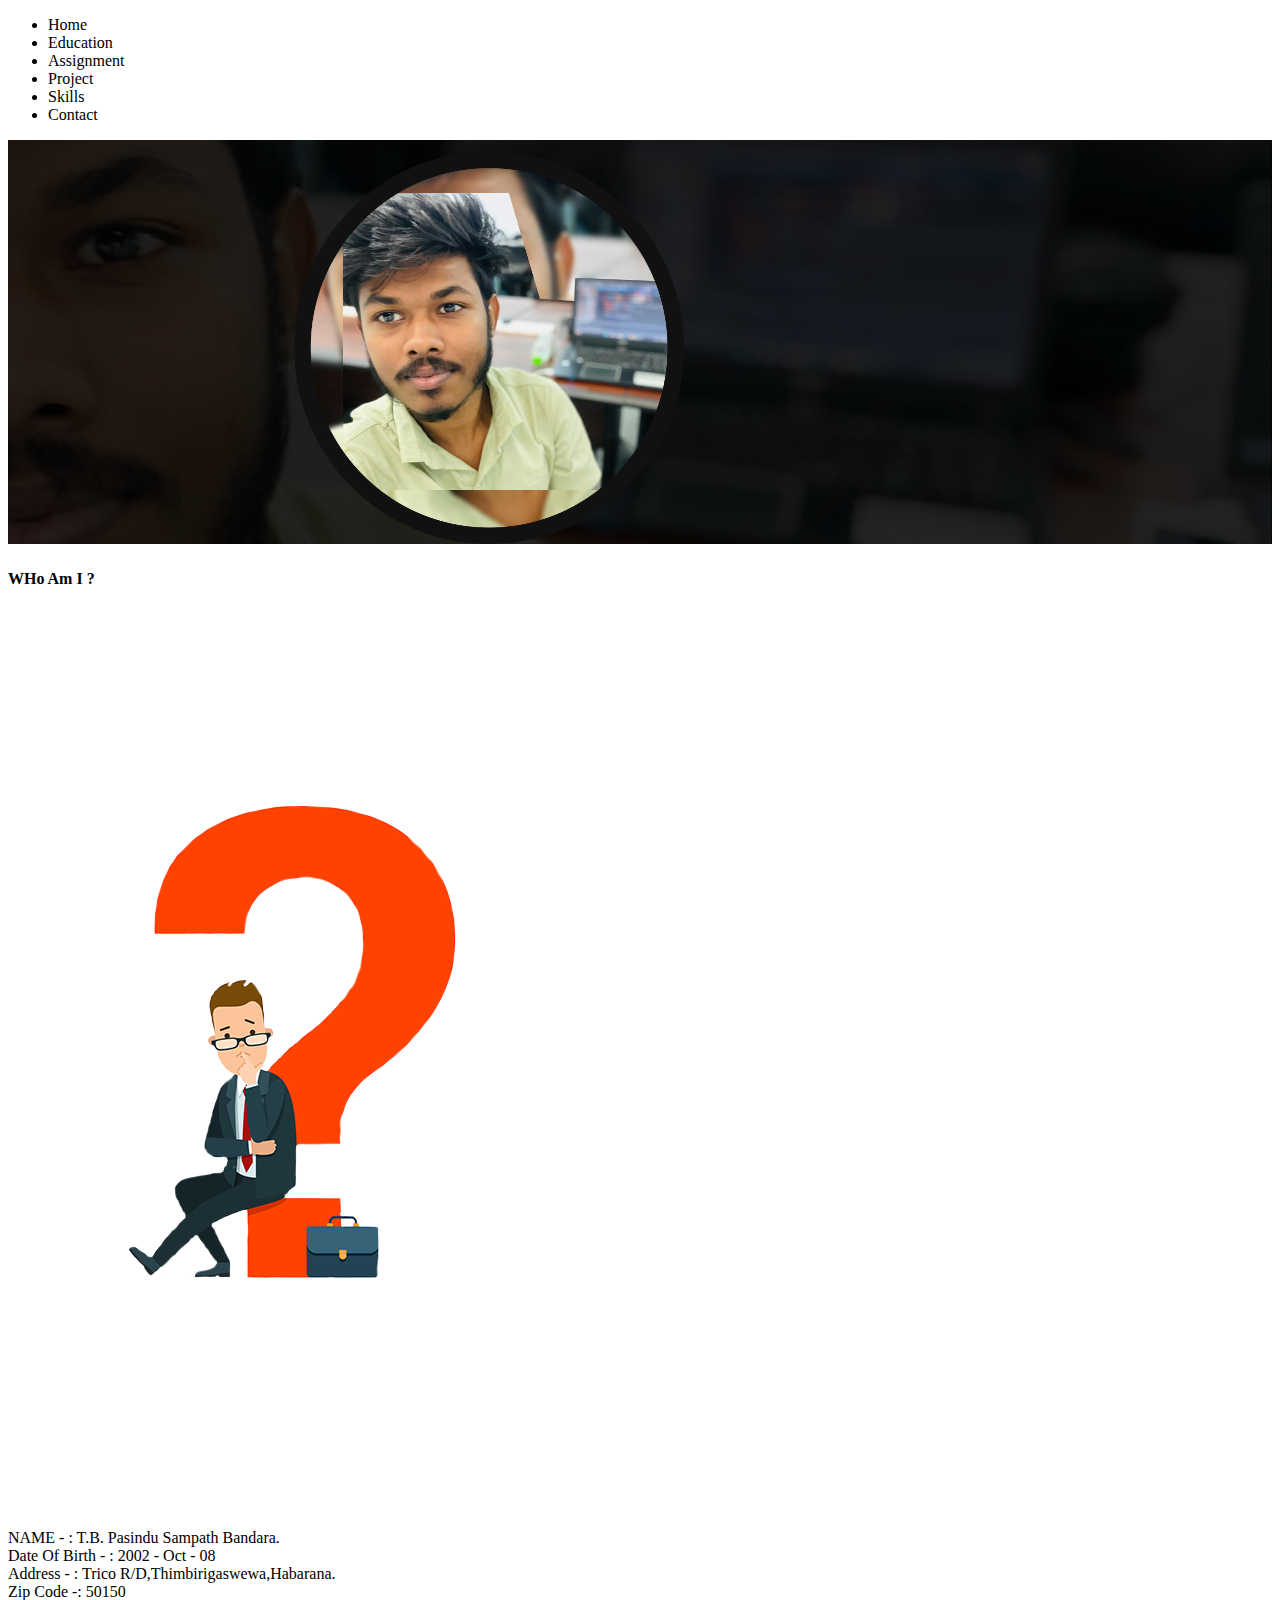
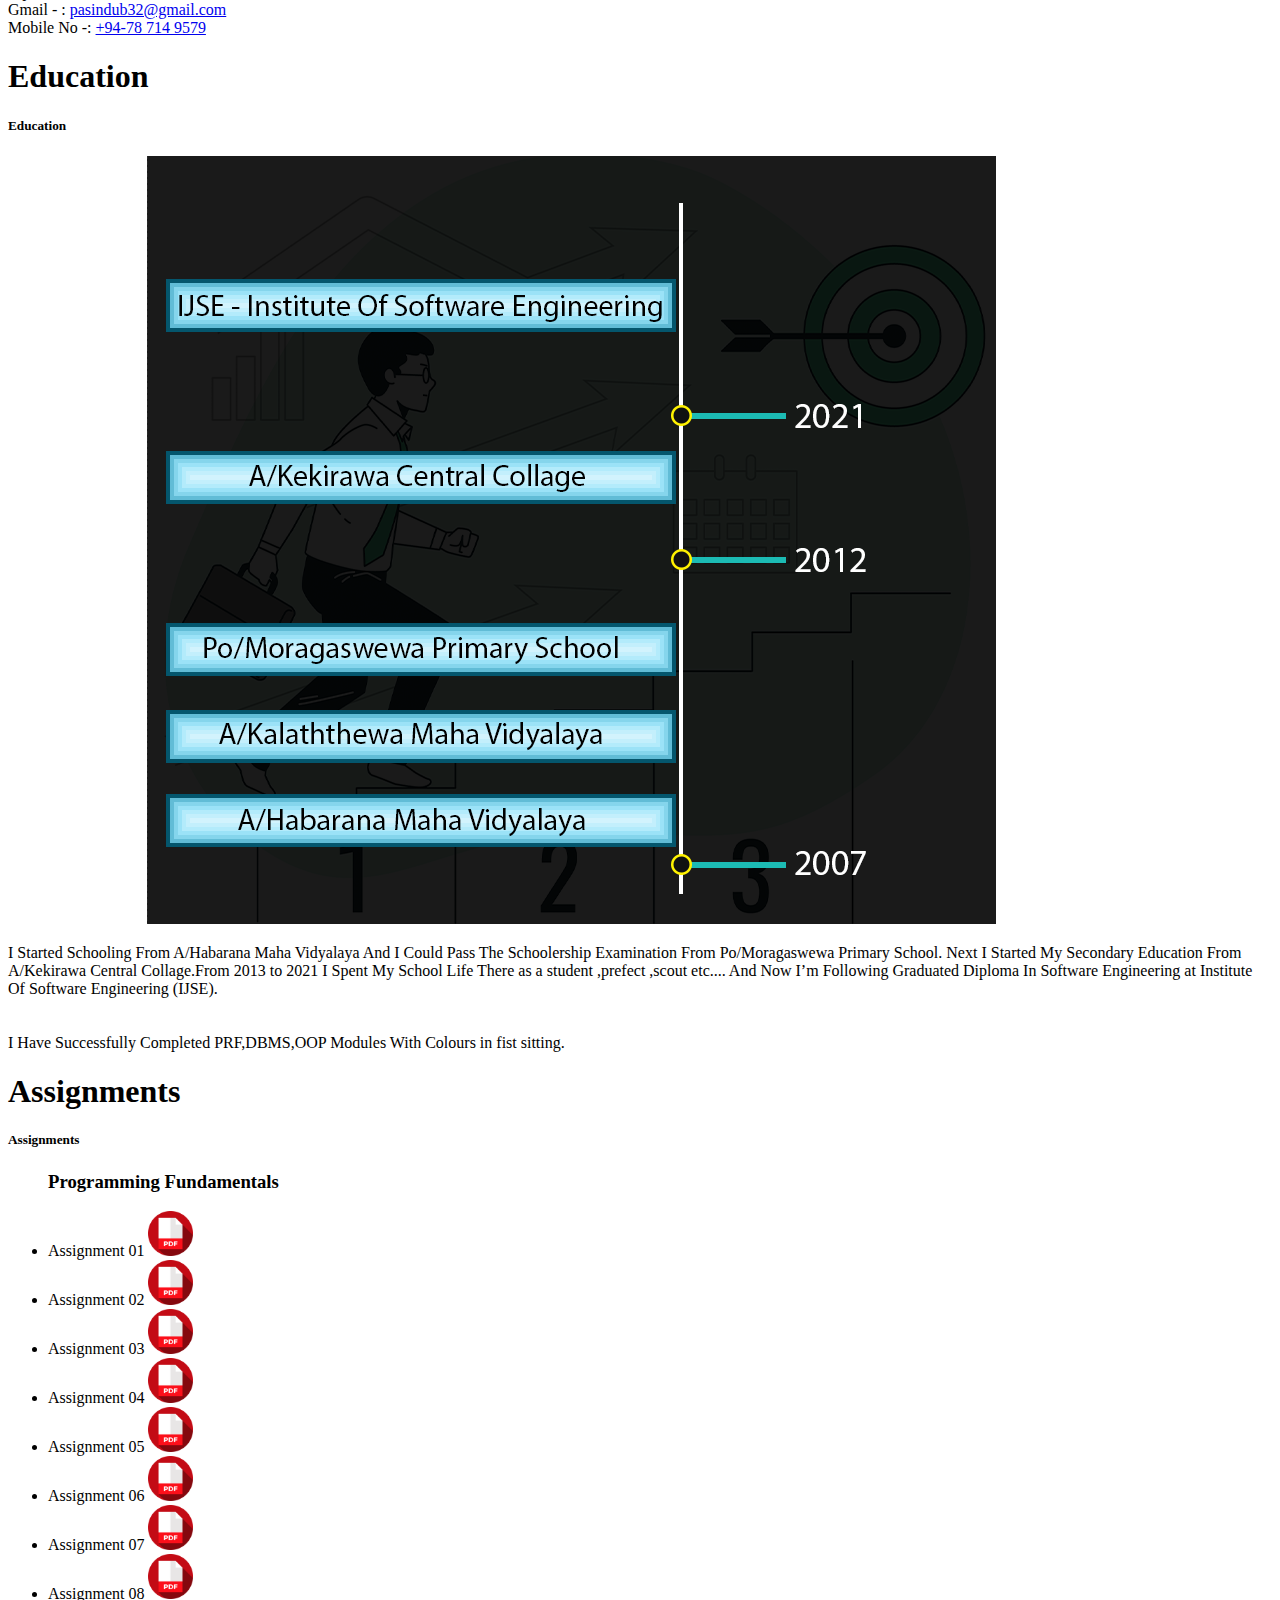
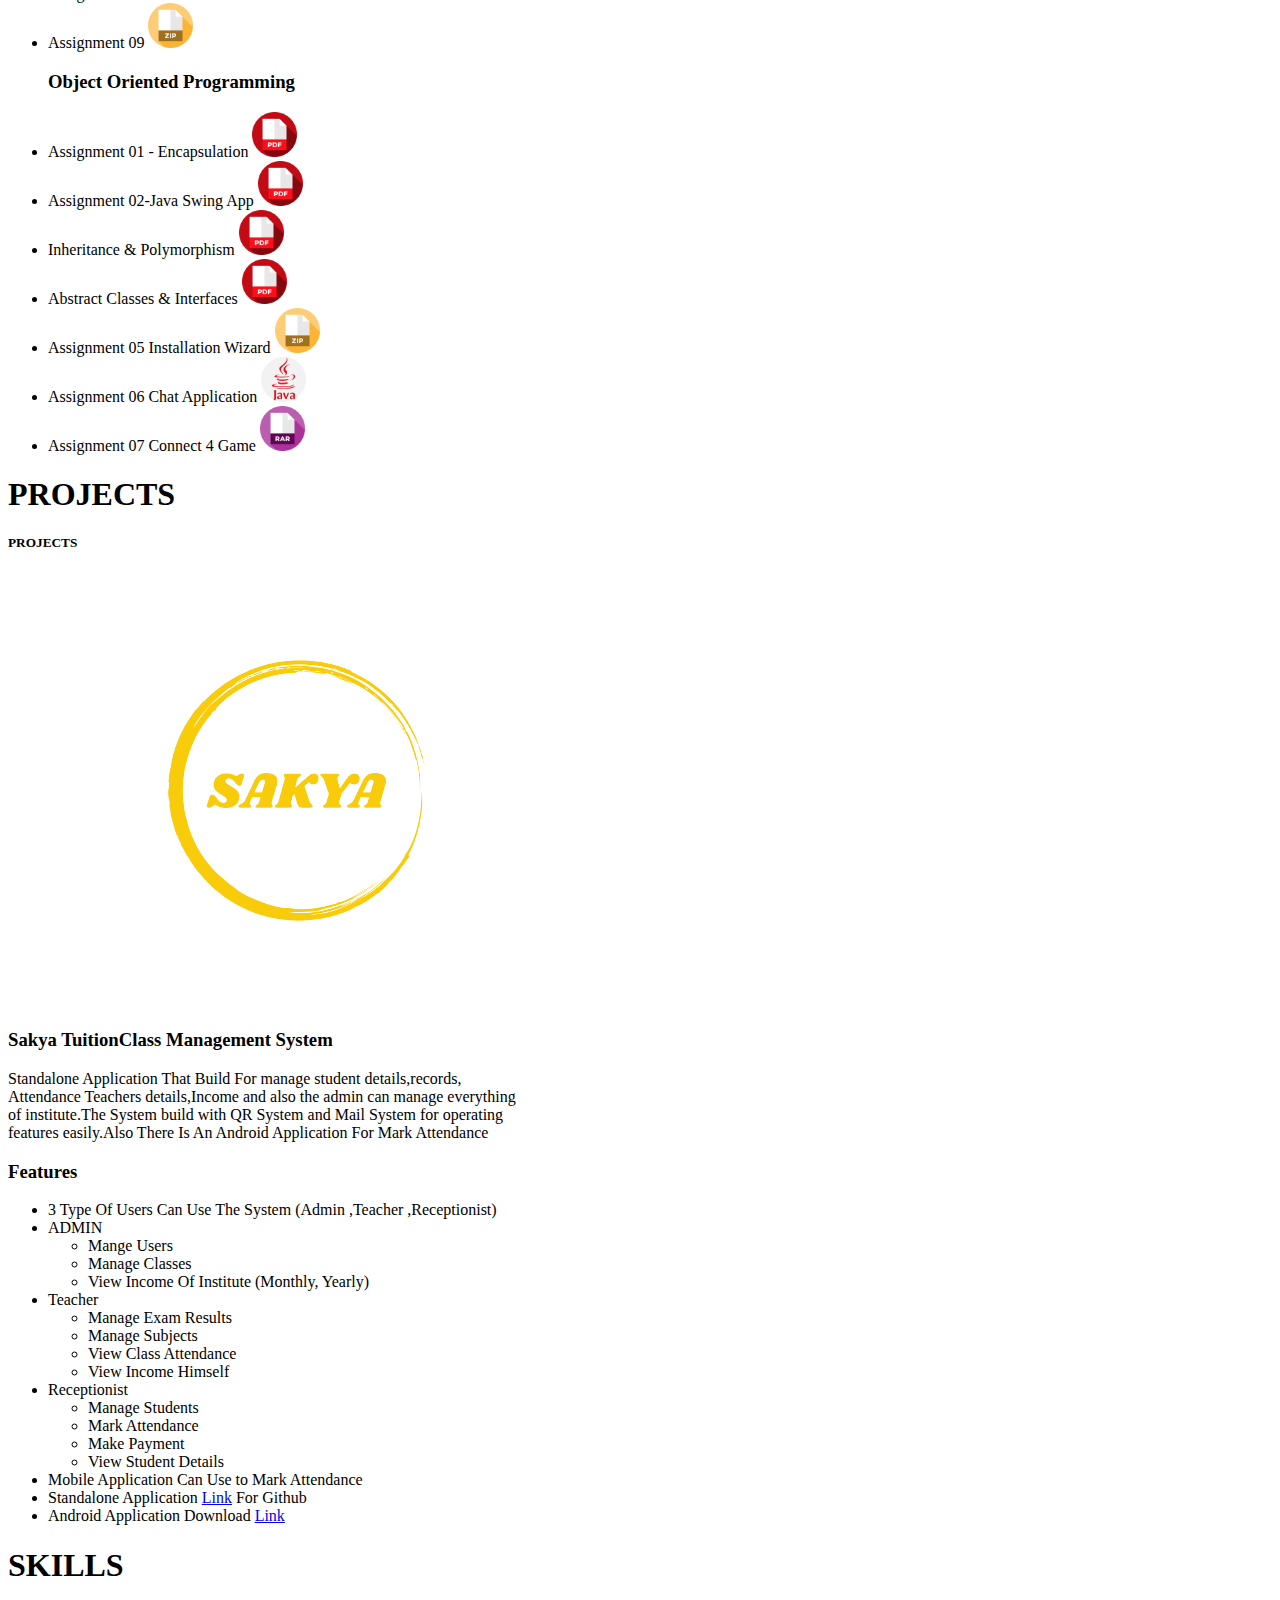
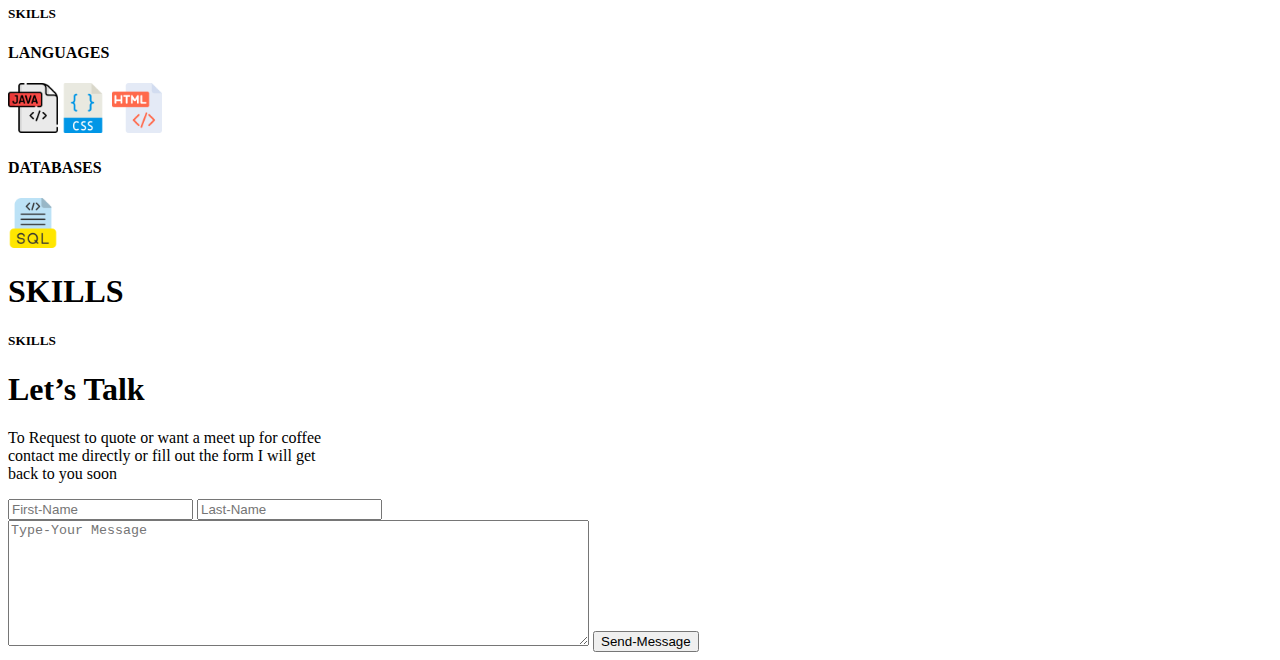
<file: assert/assignments/assignment-1/index.html>
<!DOCTYPE html>
<html lang="en">
<head>
    <meta charset="UTF-8">
    <meta name="theme-color" content="black">
    <meta name="view-port" content="width=device-width initial-scale=1 maximum-scale=1.0">
    <meta property="og:image" content="image/jpeg">
    <meta property="og:description" content="Hello I'm Pasindu Sampath">
    <meta property="og:title" content="Pasindu Sampath's Personal Website">
    <title>Title</title>
</head>
<body>
<header>
    <nav>
        <ul>
            <li>Home</li>
            <li>Education</li>
            <li>Assignment</li>
            <li>Project</li>
            <li>Skills</li>
            <li>Contact</li>
        </ul>
    </nav>
</header>
<main>
    <section id="homepage-section">
        <img src="assert/img/Banner.png" alt="Banner.png" width="100%">
        <h4>WHo Am I ?</h4>
        <img src="assert/img/Confused.png" alt="Confused.png">
        <p>NAME - : T.B. Pasindu Sampath Bandara.<br>
            Date Of Birth - : 2002 - Oct - 08<br>
            Address - : Trico R/D,Thimbirigaswewa,Habarana.<br>
            Zip Code -: 50150<br>
            Gmail - : <a href="mailto:pasindub32@gmail.com">pasindub32@gmail.com</a><br>
            Mobile No -: <a href="tel:+94787149579 ">+94-78 714 9579</a></p>
    </section>
    <section id="education-section" autofocus>


        <h1>Education</h1>
        <h5>Education</h5>

        <img src="assert/img/Education-1.png" alt="Education">
        <p>I Started Schooling From A/Habarana Maha Vidyalaya And I Could Pass The Schoolership Examination From
            Po/Moragaswewa Primary School. Next I Started My Secondary Education From A/Kekirawa Central
            Collage.From
            2013 to 2021 I Spent My School Life There as a student ,prefect ,scout etc.... And Now I’m Following
            Graduated Diploma In Software Engineering at Institute Of Software Engineering (IJSE).<br><br><br>
            I Have Successfully Completed PRF,DBMS,OOP Modules With Colours in fist sitting.</p>

    </section>
    <section id="assignment-section">
        <h1>Assignments</h1>
        <h5>Assignments</h5>
        <div id="prf">
            <div id="prf-p">
            </div>
            <ul>
                <h3>Programming Fundamentals</h3>
                <li>Assignment 01
                    <img usemap="#prf-assignment-1" src="assert/img/pdf.png" width="45"/>
                    <map name="prf-assignment-1">
                        <area shape="circle" coords="290,172,8000" href="assert/assignments/prf/Assignment1.pdf">
                    </map>
                </li>
                <li>Assignment 02
                    <img usemap="#prf-assignment-2" src="assert/img/pdf.png" alt="" width="45"/>
                    <map name="prf-assignment-2">
                        <area shape="circle" coords="290,172,8000" href="assert/assignments/prf/Assignment2.pdf">
                    </map>
                </li>
                <li>Assignment 03
                    <img usemap="#prf-assignment-3" src="assert/img/pdf.png" width="45"/>
                    <map name="prf-assignment-3">
                        <area shape="circle" coords="290,172,8000" href="assert/assignments/prf/Assignment3.pdf">
                    </map>
                </li>
                <li>Assignment 04
                    <img usemap="#prf-assignment-4" src="assert/img/pdf.png" width="45"/>
                    <map name="prf-assignment-4">
                        <area shape="circle" coords="290,172,8000" href="assert/assignments/prf/Assignment4.pdf">
                    </map>
                </li>
                <li>Assignment 05
                    <img usemap="#prf-assignment-5" src="assert/img/pdf.png" width="45"/>
                    <map name="prf-assignment-5">
                        <area shape="circle" coords="290,172,8000" href="assert/assignments/prf/Assignment5.pdf">
                    </map>
                </li>
                <li>Assignment 06
                    <img usemap="#prf-assignment-6" src="assert/img/pdf.png" width="45"/>
                    <map name="prf-assignment-6">
                        <area shape="circle" coords="290,172,8000" href="assert/assignments/prf/Assignment6.pdf">
                    </map>
                </li>
                <li>Assignment 07
                    <img usemap="#prf-assignment-7" src="assert/img/pdf.png" width="45"/>
                    <map name="prf-assignment-7">
                        <area shape="circle" coords="290,172,8000" href="assert/assignments/prf/Assignment7.pdf">
                    </map>
                </li>
                <li>Assignment 08
                    <img usemap="#prf-assignment-8" src="assert/img/pdf.png" width="45"/>
                    <map name="prf-assignment-8">
                        <area shape="circle" coords="290,172,8000" href="assert/assignments/prf/Assignment8.pdf">
                    </map>
                </li>
                <li>Assignment 09
                    <img usemap="#prf-assignment-9" src="assert/img/zip.png" width="45"/>
                    <map name="prf-assignment-9">
                        <area shape="circle" coords="290,172,8000"
                              href="assert/assignments/prf/GDSE63_ITS1010_T.B.P.S.Bandara(200228203235).zip">
                    </map>
                </li>
            </ul>
        </div>
        <div>
            <ul>
                <h3>Object Oriented Programming</h3>
                <li>Assignment 01 - Encapsulation
                    <img usemap="#oop-assignment-1" src="assert/img/pdf.png" width="45"/>
                    <map name="oop-assignment-1">
                        <area shape="circle" coords="290,172,8000"
                              href="https://drive.google.com/file/d/1HsQhUSlc8SV1s8WraKp_Im58la_pQLtw/view?usp=drive_web&authuser=0">
                    </map>
                </li>
                <li>Assignment 02-Java Swing App
                    <img usemap="#oop-assignment-2" src="assert/img/pdf.png" width="45"/>
                    <map name="oop-assignment-2">
                        <area shape="circle" coords="290,172,8000"
                              href="https://drive.google.com/file/d/1syhe0a-T46qJWGCA3WaRu6gVsGEzzR3x/view?usp=drive_web&authuser=0">
                    </map>
                </li>
                <li> Inheritance & Polymorphism
                    <img usemap="#oop-assignment-3" src="assert/img/pdf.png" width="45"/>
                    <map name="oop-assignment-3">
                        <area shape="circle" coords="290,172,8000"
                              href="https://drive.google.com/file/d/1-LKKBarl5K43dNM5D69FODVbOBZfPssh/view?usp=drive_web&authuser=0">
                    </map>
                </li>
                <li>Abstract Classes & Interfaces
                    <img usemap="#oop-assignment-4" src="assert/img/pdf.png" width="45"/>
                    <map name="oop-assignment-4">
                        <area shape="circle" coords="290,172,8000"
                              href="https://drive.google.com/file/d/1E-oY5I3zTQD-W41LQJ7CQmHcdJSpilL9/view?usp=drive_web&authuser=0">
                    </map>
                </li>
                <li>Assignment 05 Installation Wizard
                    <img usemap="#oop-assignment-5" src="assert/img/zip.png" width="45"/>
                    <map name="oop-assignment-5">
                        <area shape="circle" coords="290,172,8000"
                              href="https://drive.google.com/file/d/15msMEPlboQl5czAj0SynUjoHayjO_w6_/view?usp=drive_web&authuser=0">
                    </map>
                </li>
                <li>Assignment 06 Chat Application
                    <img usemap="#oop-assignment-6" src="assert/img/java.png" width="45"/>
                    <map name="oop-assignment-6">
                        <area shape="circle" coords="290,172,8000"
                              href="https://drive.google.com/file/d/1hX0GKNVg1vM40HvB_qY_dEZRS2MMnIW1/view?usp=drive_web&authuser=0">
                    </map>
                </li>
                <li>Assignment 07 Connect 4 Game
                    <img usemap="#oop-assignment-7" src="assert/img/rar.png" width="45"/>
                    <map name="oop-assignment-7">
                        <area shape="circle" coords="290,172,8000"
                              href="https://drive.google.com/file/d/1V4nZ-rNsCpt-bn0ij52fUzdBkBBsV1WS/view?usp=drive_web&authuser=0">
                    </map>
                </li>
            </ul>
        </div>
    </section>
    <section id="project-section">
        <h1>PROJECTS</h1>
        <h5>PROJECTS</h5>
        <div id="sakya-project-background">
            <img src="assert/img/sakya.png">
            <h3>Sakya TuitionClass Management System</h3>
            <p>Standalone Application That Build For manage student details,records,<br>
                Attendance Teachers details,Income and also the admin can manage everything<br>
                of institute.The System build with QR System and Mail System for operating <br>
                features easily.Also There Is An Android Application For Mark Attendance </p>
        </div>
        <div id="about-sakya-project">
                <h3>Features</h3>
                <ul>
                    <li>3 Type Of Users Can Use The System (Admin ,Teacher ,Receptionist)</li>
                    <li>
                        ADMIN
                        <ul>
                            <li>Mange Users</li>
                            <li>Manage Classes</li>
                            <li>View Income Of Institute (Monthly, Yearly)</li>
                        </ul>
                    </li>
                    <li>
                        Teacher
                        <ul>
                            <li>Manage Exam Results</li>
                            <li>Manage Subjects</li>
                            <li>View Class Attendance</li>
                            <li>View Income Himself</li>
                        </ul>
                    </li>
                    <li>
                        Receptionist
                        <ul>
                            <li>Manage Students</li>
                            <li>Mark Attendance</li>
                            <li>Make Payment</li>
                            <li>View Student Details</li>
                        </ul>
                    </li>
                    <li>Mobile Application Can Use to Mark Attendance</li>
                    <li>Standalone Application <a href="https://github.com/pasindusampath/Sakya-Institute">Link</a>
                        For Github
                    </li>
                    <li>Android Application Download <a
                            href="https://drive.google.com/file/d/1V2GvprKU1uxy79DQLE5sjOHLfC6C-4TR/view?usp=sharing">Link</a>
                    </li>
                </ul>
        </div>
    </section>
    <section id="skills-section">
            <div id=separator4></div>
            <h1>SKILLS</h1>
            <h5>SKILLS</h5>
            <aside id="skills">
                <h4>LANGUAGES</h4>
                <div id="language-section">
                    <img src="assert/img/java%20(1).png" width="50vw"><img src="assert/img/css.png" width="50vw">
                    <img src="assert/img/html.png" width="50vw">
                </div>
                <h4>DATABASES</h4>
                <div id="database-section">
                    <img src="assert/img/sql.png" width="50vw">
                </div>
            </aside>
    </section>
    <section>
        <h1>SKILLS</h1>
        <h5>SKILLS</h5>
        <h1>Let’s Talk</h1>
        <p>
            To Request to quote or want a meet up for coffee<br>
            contact me directly or fill out the form I will get<br>
            back to you soon
        </p>
        <input type="text" name="fName" id="fName" placeholder="First-Name">
        <input type="text" name="lName" id="lName" placeholder="Last-Name"><br>
        <textarea cols="70" rows="8" id="msg" name="msg" placeholder="Type-Your Message"></textarea>
        <input type="submit" name="submit" id="submit" value="Send-Message">
    </section>

</main>

</body>
</html>
</file>
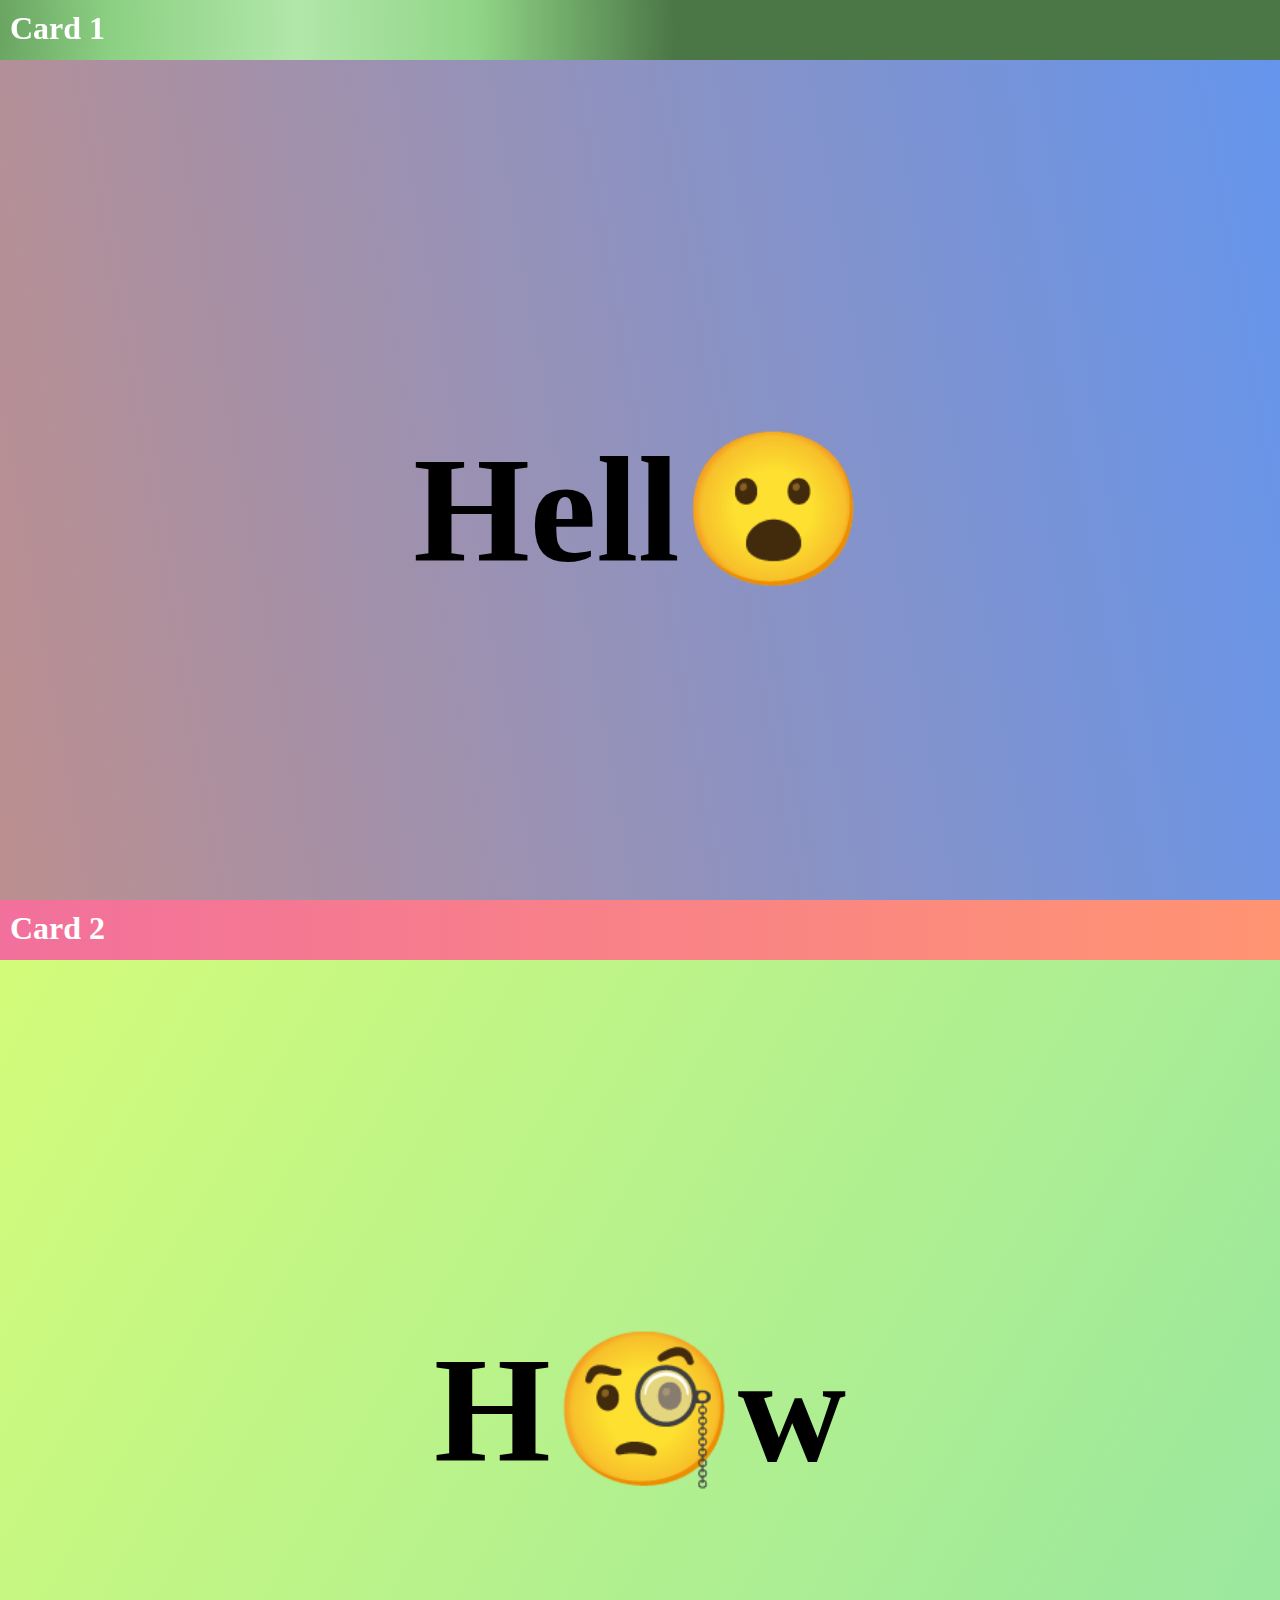
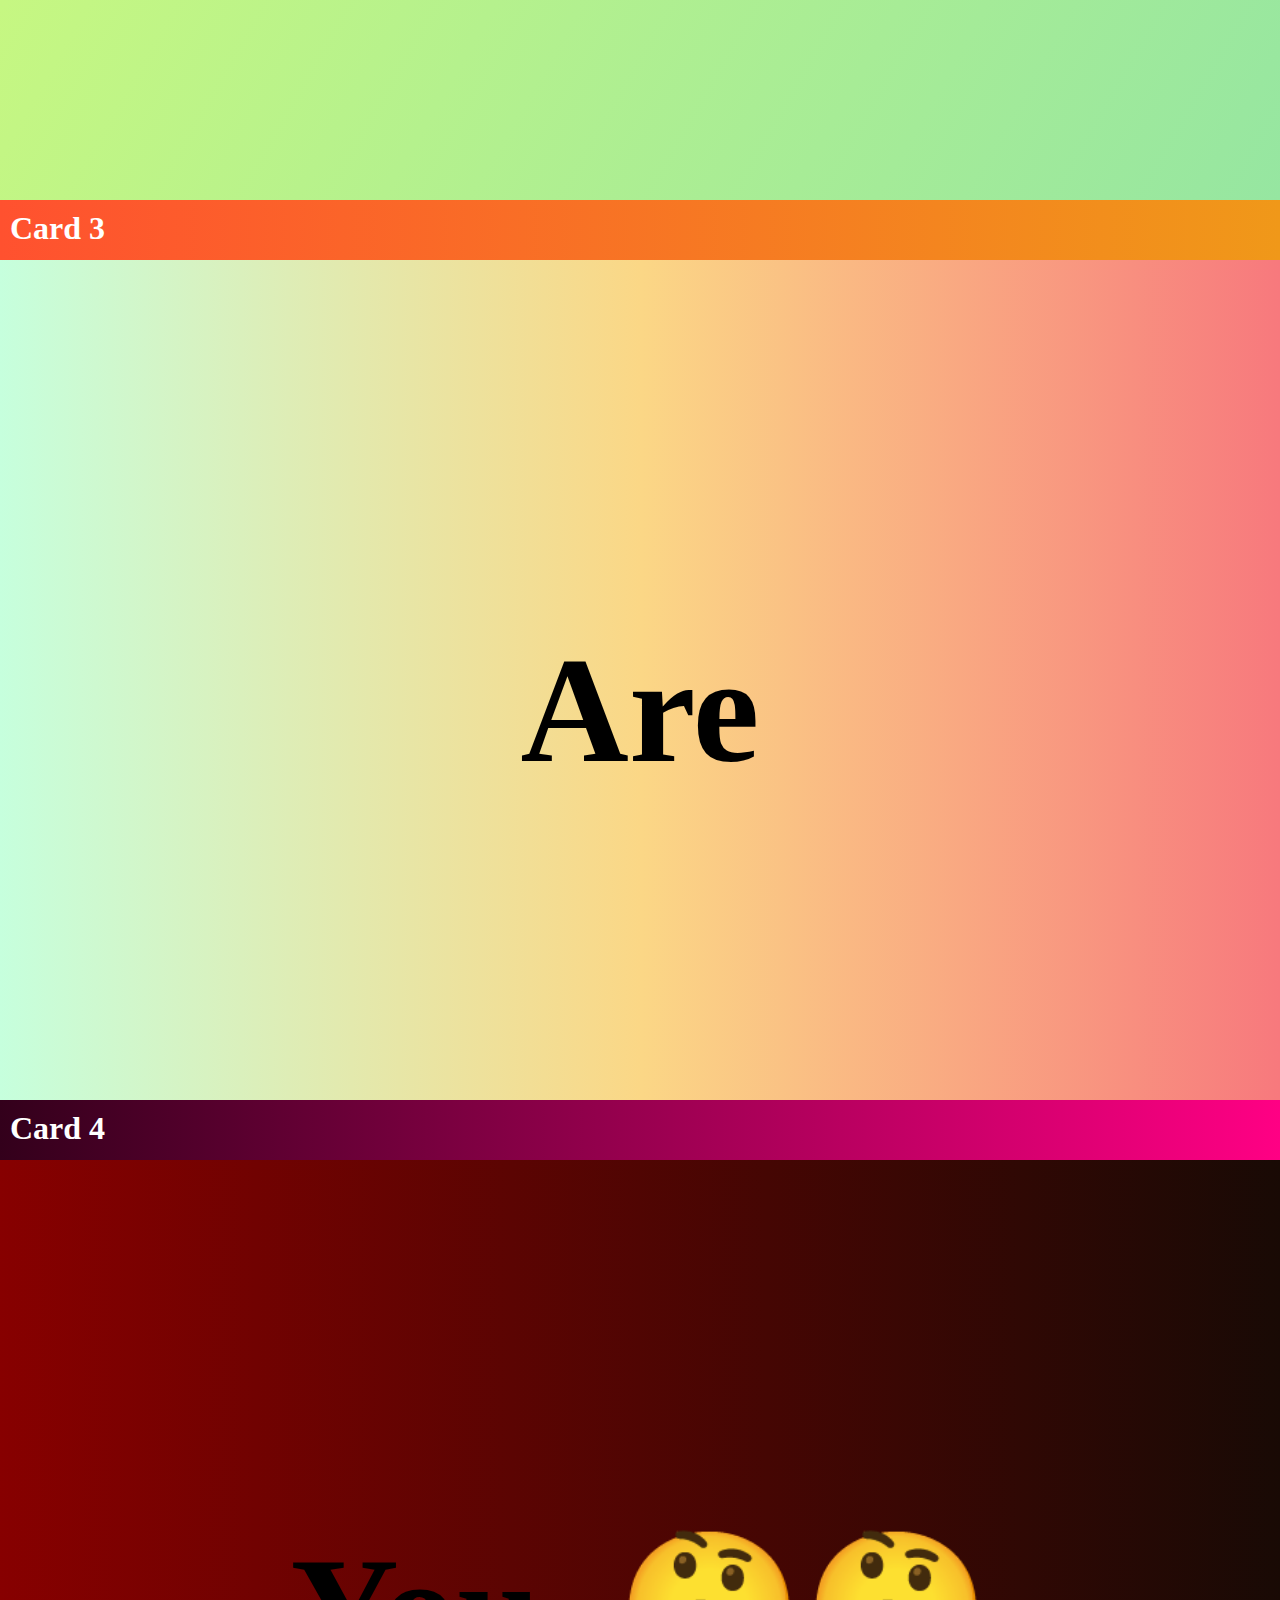
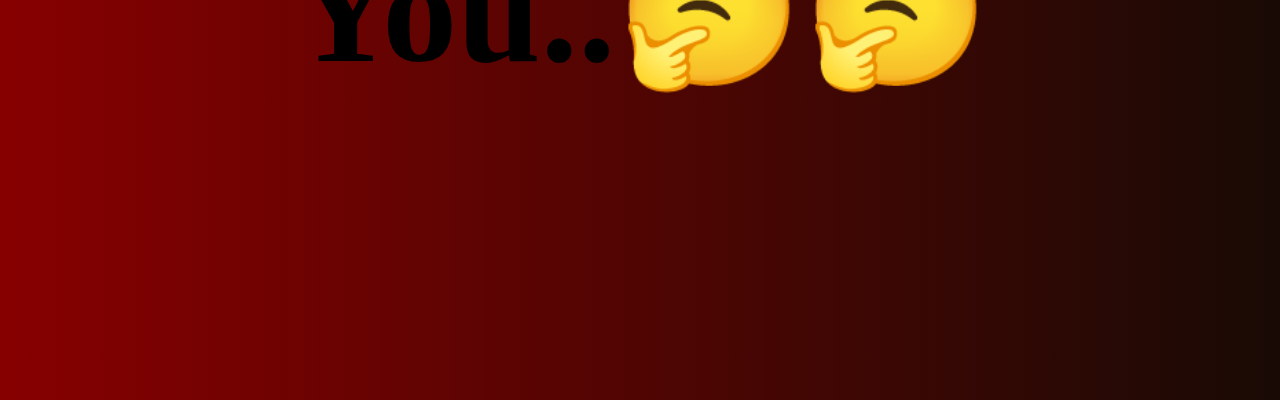
<file: assert/assignments/assignment-10/index.html>
<!DOCTYPE html>
<html lang="en">
<head>
    <meta charset="UTF-8">
    <title>CSS03</title>
    <link rel="stylesheet" href="css/normalize.css">
    <style>

        section {
            height: 100vh;
        }

        section:nth-child(1) {
            background: linear-gradient(80deg,rosybrown,cornflowerblue );
        }

        section:nth-child(2) {
            background-image: linear-gradient(120deg, #d4fc79 0%, #96e6a1 100%);
        }

        section:nth-child(3) {
            background-image: linear-gradient(to right, #c6ffdd, #fbd786, #f7797d);
        }

        section:nth-child(4) {
            background-image: linear-gradient(to right, #870000, #190a05);
        }

        body > section > div {
            position: sticky;
            height: 60px;
            top: 0;
            z-index: 3;
        }

        .div1 {
            background-image: radial-gradient( circle 759px at -6.7% 50%, rgba(80,131,73,1) 0%, rgba(140,209,131,1) 26.2%, rgba(178,231,170,1) 50.6%, rgba(144,213,135,1) 74.1%, rgba(75,118,69,1) 100.3% );

        }

        .div2 {
            background-image: linear-gradient(to right, rgb(242, 112, 156), rgb(255, 148, 114));

        }

        .div3 {
            background-image: linear-gradient(to right, #ff512f, #f09819);
        }

        .div4 {
            background-image: linear-gradient(to right, #33001b, #ff0084);

        }

        div > h1 {
            margin: auto;
            padding: 10px;
            color: white;
        }

        section > h1 {
            position: relative;
            margin-top: 50vh;
            text-align: center;
            font-size: 150px;
            transform: translate(0%, -50%);
        }

    </style>
</head>
<body>

<section>
    <div class="div1">
        <h1>Card 1</h1>
    </div>
    <h1>Hell😮</h1>
</section>

<section>
    <div class="div2">
        <h1>Card 2</h1>
    </div>
    <h1>H🧐w</h1>
</section>

<section>
    <div class="div3">
        <h1>Card 3</h1>
    </div>
    <h1 class="are">Are</h1>
</section>

<section>
    <div class="div4">
        <h1>Card 4</h1>
    </div>
    <h1>You..🤔🤔</h1>
</section>

</body>
</html>
</file>
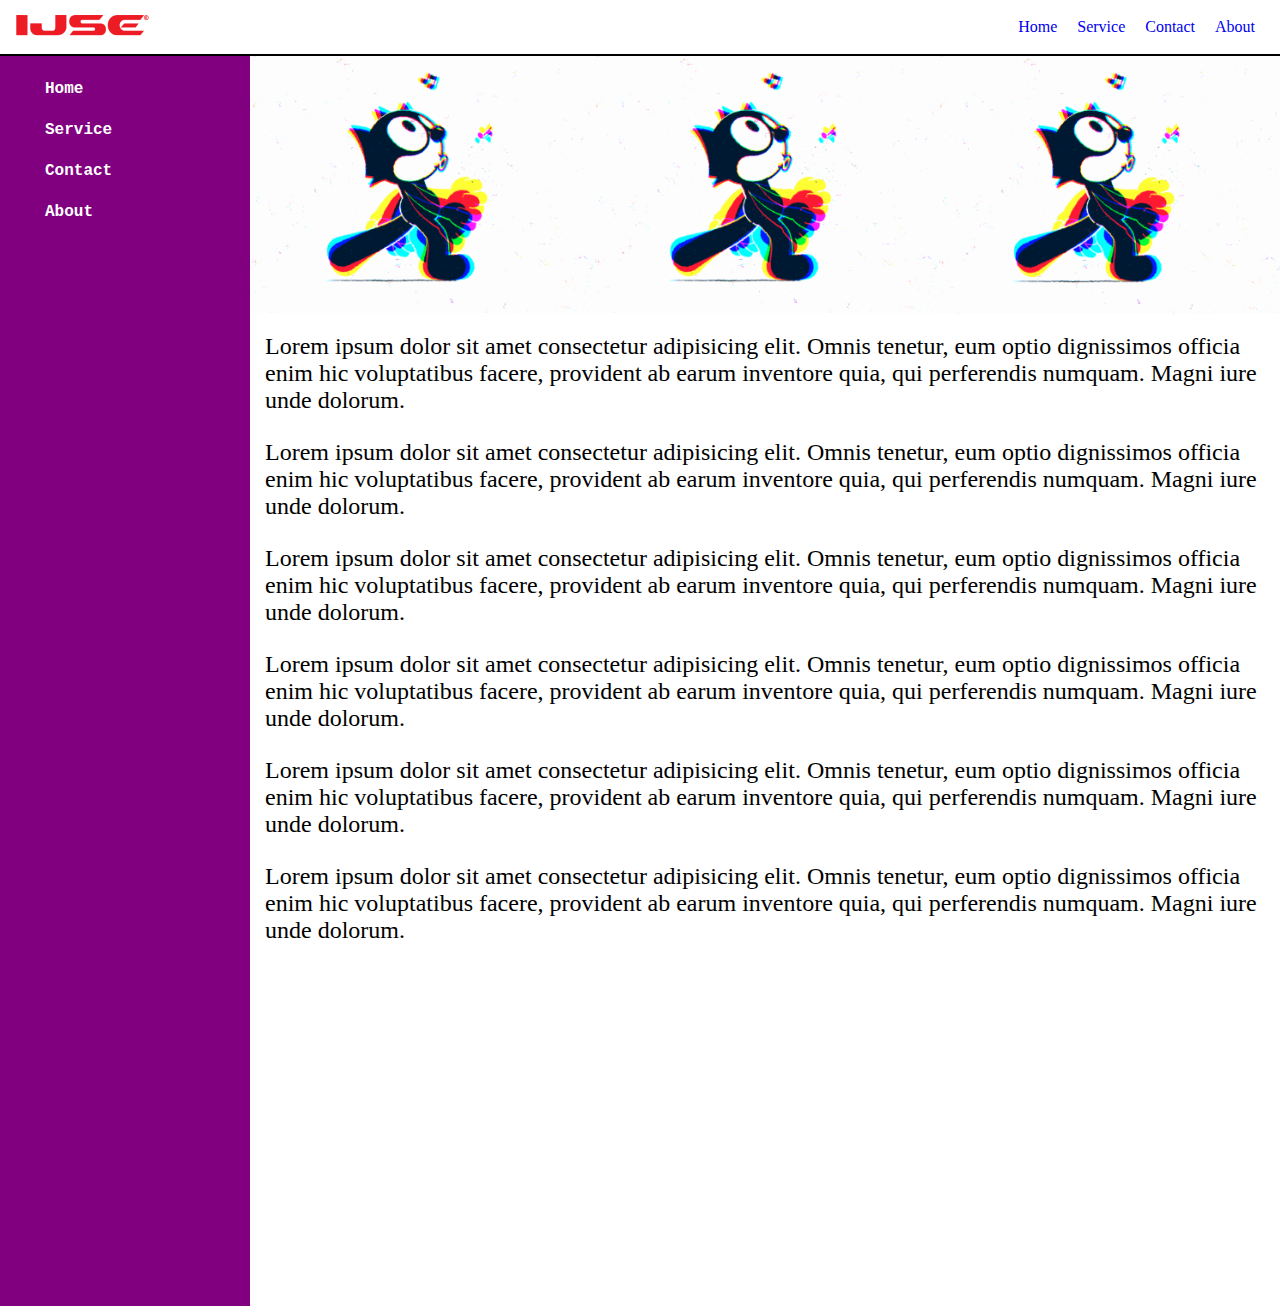
<file: assert/assignments/assignment-5/index.html>
<!DOCTYPE html>
<html lang="en">

<head>
    <meta charset="UTF-8">
    <meta http-equiv="X-UA-Compatible" content="IE=edge">
    <meta name="viewport" content="width=device-width, initial-scale=1.0">
    <title>Assignment 05</title>

    <style>
        nav {
            width: 100%;
            height: auto;
            border-bottom: 2px solid black;
            display: flex;
            align-items: center;
            justify-content: space-between;

        }

        .logo {
            margin-left: 15px;
        }

        .nav-text {
            display: flex;
            margin-right: 25px;
        }

        .nav-text>div>a {
            padding-left: 20px;
            text-decoration: none;
        }

        * {
            margin: 0;
            padding: 0;
        }

        section {
            width: 100%;
            position: relative;
        }

        .side-bar {
            width: 250px;
            height: 1250px;
            background-color: purple;
        }

        .main-content {
            width: calc(100% - 250px);
            height: auto;
            margin-left: 250px;

            position: absolute;
            top: 0;

        }

        .main-root {
            display: grid;
            grid-template-columns: 1fr 1fr 1fr;
            max-width: 100%;

        }

        .item>img {
            width: 100%;

        }

        .content-text {
            padding: 15px;
        }

        .content-text>p {
            font-size: 1.5rem;
            margin-bottom: 25px;
        }

        footer {
            width: 100%;
            height: 50px;
            background-color: gray;
            display: flex;
            align-items: center;
            justify-content: center;
        }

        .side-menu>li {

            padding-left: 45px;
            padding-top: 25px;
            line-height: 1;
            font-family: 'Courier New', Courier, monospace;
            font-weight: 600;
            color: white;
        }

        footer>div>p {
            color: white;
        }

        footer {
            position: relative;
            bottom: 0;
        }

        @media(max-width:1024px) {
            .side-bar {
                display: none;
            }

            .main-content {
                width: 100%;
                left: 0;
                top: 0;
                margin-left: 0px;

            }

            footer {
                position: absolute;
                bottom: 0;
                left: 0;
            }
        }

        @media(max-width:768px) {
            .content-text {
                padding: 20px;
            }
        }

        @media(max-width:432px) {
            .main-root {
                grid-template-columns: 1fr;
                margin-left: 30px;
            }

            nav {
                flex-direction: column;
                padding-bottom: 10px;
            }

            .item>img {
                width: 90%;

            }
        }

        @media(max-width:375px) {
            .content-text>p {
                font-size: 1.7rem;
                margin-bottom: 25px;
            }
        }
    </style>
</head>

<body>
    <header>
        <nav>
            <div class="logo">
                <img src="assets/ijse@1x.png" alt="main-logo">
            </div>
            <div class="nav-text">
                <div><a href="#">Home</a></div>
                <div><a href="#">Service</a></div>
                <div><a href="#">Contact</a></div>
                <div><a href="#">About</a></div>
            </div>

        </nav>
    </header>
    <section>
        <div class="side-bar">
            <ul class="side-menu">
                <li>Home</li>
                <li>Service</li>
                <li>Contact</li>
                <li>About</li>
            </ul>
        </div>
        <div class="main-content">
            <div class="main-root">
                <div class="item"><img src="assets/sdfded.gif" alt=""></div>
                <div class="item"><img src="assets/sdfded.gif" alt=""></div>
                <div class="item"><img src="assets/sdfded.gif" alt=""></div>
            </div>
            <div class="content-text">
                <p>Lorem ipsum dolor sit amet consectetur adipisicing elit. Omnis tenetur, eum optio dignissimos officia
                    enim hic voluptatibus facere, provident ab earum inventore quia, qui perferendis numquam. Magni iure
                    unde dolorum.</p>
                <p>Lorem ipsum dolor sit amet consectetur adipisicing elit. Omnis tenetur, eum optio dignissimos officia
                    enim hic voluptatibus facere, provident ab earum inventore quia, qui perferendis numquam. Magni iure
                    unde dolorum.</p>
                <p>Lorem ipsum dolor sit amet consectetur adipisicing elit. Omnis tenetur, eum optio dignissimos officia
                    enim hic voluptatibus facere, provident ab earum inventore quia, qui perferendis numquam. Magni iure
                    unde dolorum.</p>
                <p>Lorem ipsum dolor sit amet consectetur adipisicing elit. Omnis tenetur, eum optio dignissimos officia
                    enim hic voluptatibus facere, provident ab earum inventore quia, qui perferendis numquam. Magni iure
                    unde dolorum.</p>
                <p>Lorem ipsum dolor sit amet consectetur adipisicing elit. Omnis tenetur, eum optio dignissimos officia
                    enim hic voluptatibus facere, provident ab earum inventore quia, qui perferendis numquam. Magni iure
                    unde dolorum.</p>
                <p>Lorem ipsum dolor sit amet consectetur adipisicing elit. Omnis tenetur, eum optio dignissimos officia
                    enim hic voluptatibus facere, provident ab earum inventore quia, qui perferendis numquam. Magni iure
                    unde dolorum.</p>

            </div>
        </div>
    </section>

</body>

</html>
</file>
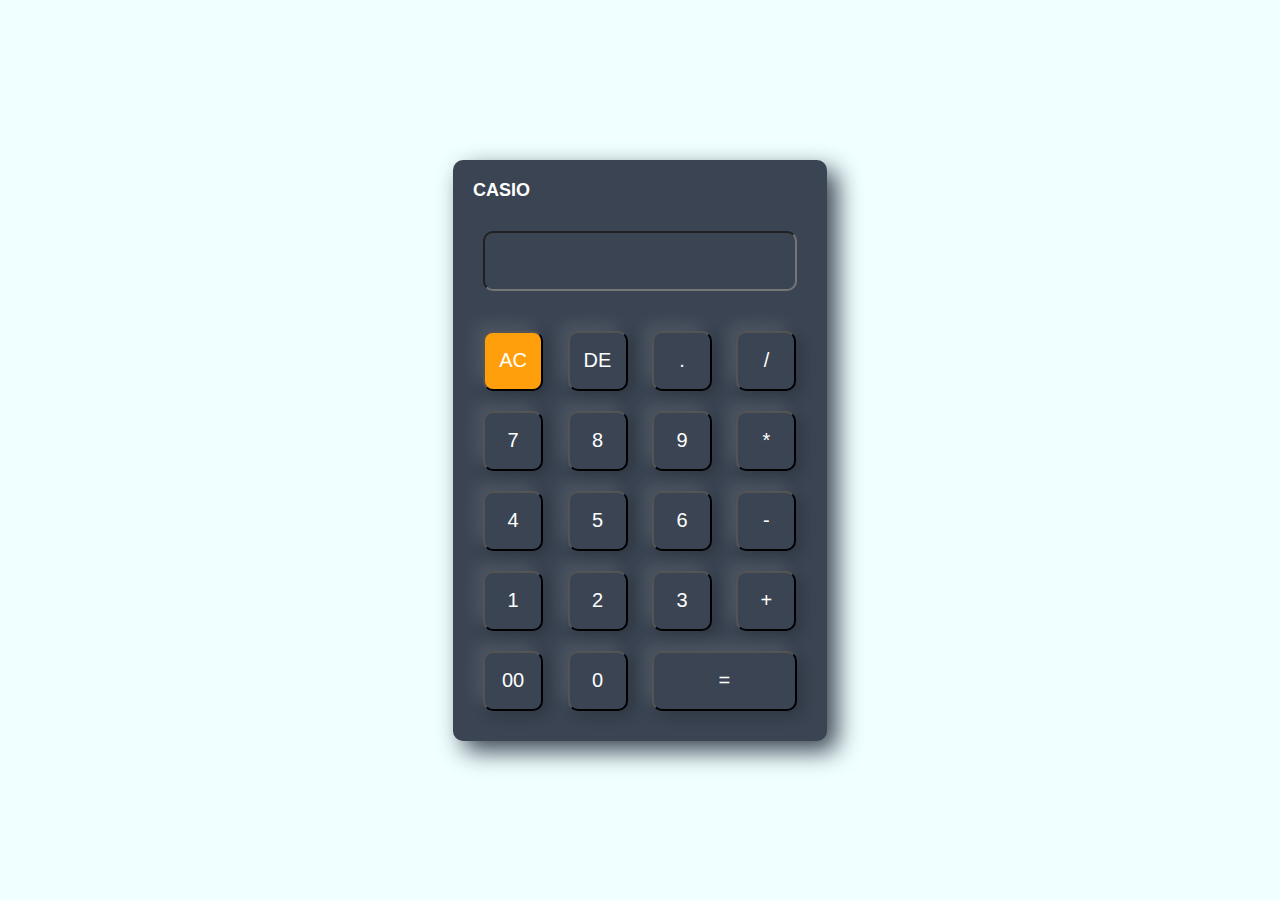
<file: assert/assignments/assignment-7/index.html>
<!DOCTYPE html>
<html lang="en">
  <head>
    <meta charset="UTF-8" />
    <meta http-equiv="X-UA-Compatible" content="IE=edge" />
    <meta name="viewport" content="width=device-width, initial-scale=1.0" />
    <link rel="stylesheet" href="assets/css/style.css" />
    <title>Calculator</title>
  </head>
  <body>
    <div class="container">
      <div class="calculator">
        <form>
          <div class="text">CASIO</div>
          <div class="display">
            <input type="text" name="display" id="display" />
          </div>
          <div>
            <input type="button" value="AC" id="btnAC" class="button" />
            <input type="button" value="DE" class="button" />
            <input type="button" value="." class="button" />
            <input type="button" value="/" class="button" />
          </div>
          <div>
            <input type="button" value="7" class="button" />
            <input type="button" value="8" class="button" />
            <input type="button" value="9" class="button" />
            <input type="button" value="*" class="button" />
          </div>
          <div>
            <input type="button" value="4" class="button" />
            <input type="button" value="5" class="button" />
            <input type="button" value="6" class="button" />
            <input type="button" value="-" class="button" />
          </div>
          <div>
            <input type="button" value="1" class="button" />
            <input type="button" value="2" class="button" />
            <input type="button" value="3" class="button" />
            <input type="button" value="+" class="button" />
          </div>
          <div>
            <input type="button" value="00" class="button" />
            <input type="button" value="0" class="button" />
            <input type="button" value="=" id="btn-equal" class="button" />
          </div>
        </form>
      </div>
    </div>

    <script src="assets/js/index.js"></script>
  </body>
</html>
</file>
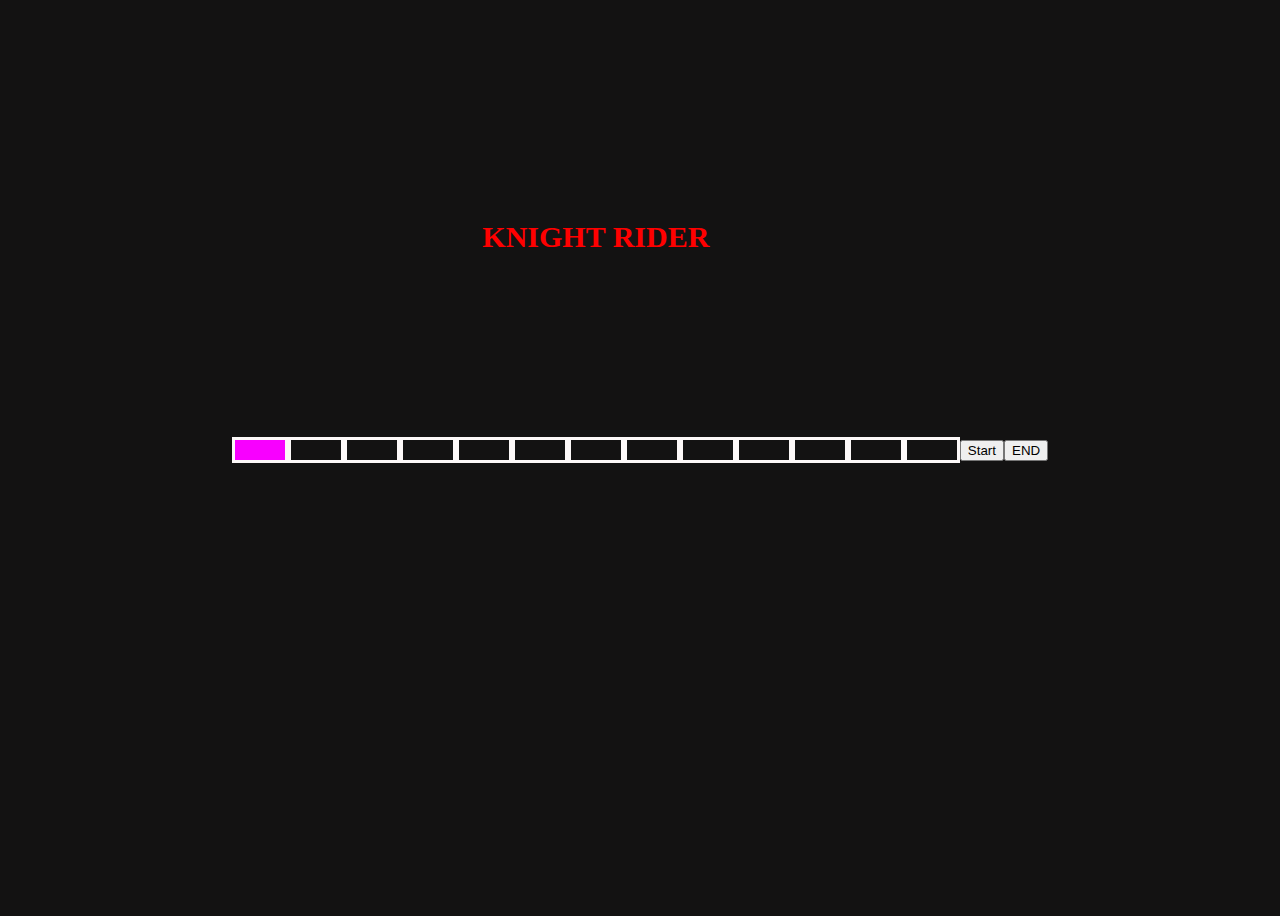
<file: assert/assignments/assignment-8/index.html>
<!DOCTYPE html>
<html lang="en">
<head>
    <meta charset="UTF-8">
    <title>Title</title>
    <style>
        body{
            background-color: #131212;
        }
        body > div {

            width: 100vw;
            height: 100vh;
        }

        body > div > div {
            display: flex;
            position: absolute;
            top: 0;
            bottom: 0;
            right: 0;
            left: 0;
            margin: auto;
            align-items: center;
            justify-content: center;
        }

        body > div > div > div {
            display: flex;
            justify-content: center;
        }

        div > div > div > div {
            display: inline-block;
            width: 50px;
            height: 20px;
            border: 3px solid #fcf8f8;
        }

        .color {
            background: rgba(248,0,255,1);
        }
        .color1{
            background: linear-gradient(90deg,rgba(248,0,255,1)  0%, rgba(234,174,235,1) 100%);
        }
        .color0{
            background: linear-gradient(90deg, rgba(234,174,235,1) 0%, rgba(248,0,255,1) 100%);
        }
        h1{
            color: red;
            position: absolute;
            top: 200px;
            font-size: 30px;

        }
    </style>
</head>
<body>

<audio>
    <source src="assessts/audio/knightrider-20091.mp3" type="audio/mp3">
</audio>
<div>
    <div>
        <div>
            <h1>KNIGHT RIDER</h1>
            <div class="color items"></div>
            <div class="items"></div>
            <div class="items"></div>
            <div class="items"></div>
            <div class="items"></div>
            <div class="items"></div>
            <div class="items"></div>
            <div class="items"></div>
            <div class="items"></div>
            <div class="items"></div>
            <div class="items"></div>
            <div class="items"></div>
            <div class="items"></div>
        </div>
        <div>
            <input type="button" id="start" value="Start">
            <input type="button" id="end" value="END">
        </div>
    </div>

</div>

<script src="jquery-3.6.4.min.js"></script>
<script>

        var items = $(".items");
        var currentIndex = 0;
        var forward = true;

        var fun = function () {
            items.removeClass("color");
            items.removeClass("color1");
            items.removeClass("color0");
            items.eq(currentIndex).addClass("color");
            currentIndex-1>=0 ?items.eq(currentIndex-1).addClass("color0") : null;
            currentIndex+1<items.length ?items.eq(currentIndex+1).addClass("color1") : null;
            if (forward) {

                currentIndex++;
                if (currentIndex >= items.length) {
                    currentIndex = items.length - 2;
                    forward = false;
                }
            } else {
                currentIndex--;
                if (currentIndex < 0) {
                    currentIndex = 1;
                    forward = true;
                }
            }
        };

        var interval = null;

        $("#start").on('click',()=>{
            $("audio")[0].play();
            interval = setInterval(fun, 50);
        });
        $("#end").on('click',()=>{
            $("audio")[0].pause();
            clearInterval(interval);
        });
</script>
</body>
</html>
</file>
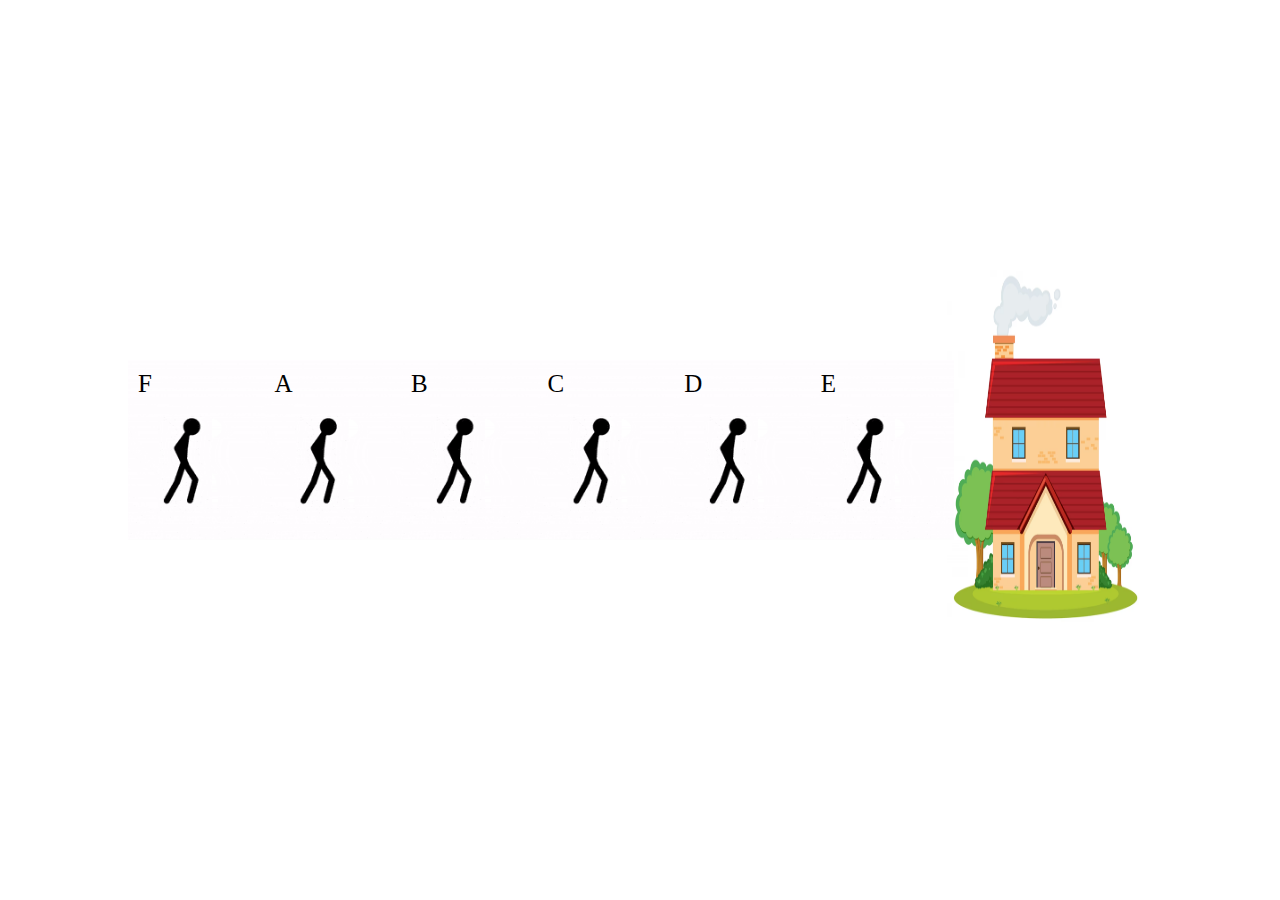
<file: assert/assignments/assignment-9/first/index.html>
<!DOCTYPE html>
<html lang="en">
<head>
    <meta charset="UTF-8">
    <title>Queue</title>
    <link href="style/style.css">
    <style>

        .container {
            left: 0;
            right: 0;
            top: 0;
            bottom: 0;
            margin: auto;
            position: absolute;

            width: 80%;
            height: 50%;

            /*border: 2px solid black;*/

            display: flex;
            flex-direction: row;
            justify-content: space-around;
            align-items: center;
        }

        .gif_container {
            width: 20%;
            height: 40%;

            font-size: 25px; /* Set the desired font size */

            display: flex;
            flex-direction: column;
        }

        .gif_container:last-child {
            width: 30%;
            height: 80%;

        }

        img {
            /*border: 2px solid red;*/
            height: 100%;
            width: 100%;
        }

        .gif {
            padding: 10px;
            height: 100%;
            width: 90%;
            /*border: 2px solid black;*/
            background-image: url("assets/soft-meme.gif");
            background-position: center;
            background-repeat: no-repeat;
            background-size: cover;

            transform: scaleX(1);
        }
    </style>
</head>
<body>
<section class="container">
    <div class="gif_container">
        <div class="gif">A</div>
    </div>
    <div class="gif_container">
        <div class="gif">B</div>
    </div>
    <div class="gif_container">
        <div class="gif">C</div>
    </div>
    <div class="gif_container">
        <div class="gif">D</div>
    </div>
    <div class="gif_container">
        <div class="gif">E</div>
    </div>
    <div class="gif_container">
        <div class="gif">F</div>
    </div>
    <div class="gif_container">
        <img src="assets/home.png" alt="home">
    </div>
</section>

<script>
    function changeText() {
        let elements = document.getElementsByClassName("gif");
        if (elements.length > 1) {
            let lastElementIndex = elements.length - 1;
            let lastElementHTML = elements[lastElementIndex].innerHTML;
            for (let i = lastElementIndex; i > 0; i--) {
                elements[i].innerHTML = elements[i - 1].innerHTML;
            }
            elements[0].innerHTML = lastElementHTML;
        }
    }

    setInterval(changeText, 650);
</script>
</body>
</html>
</file>
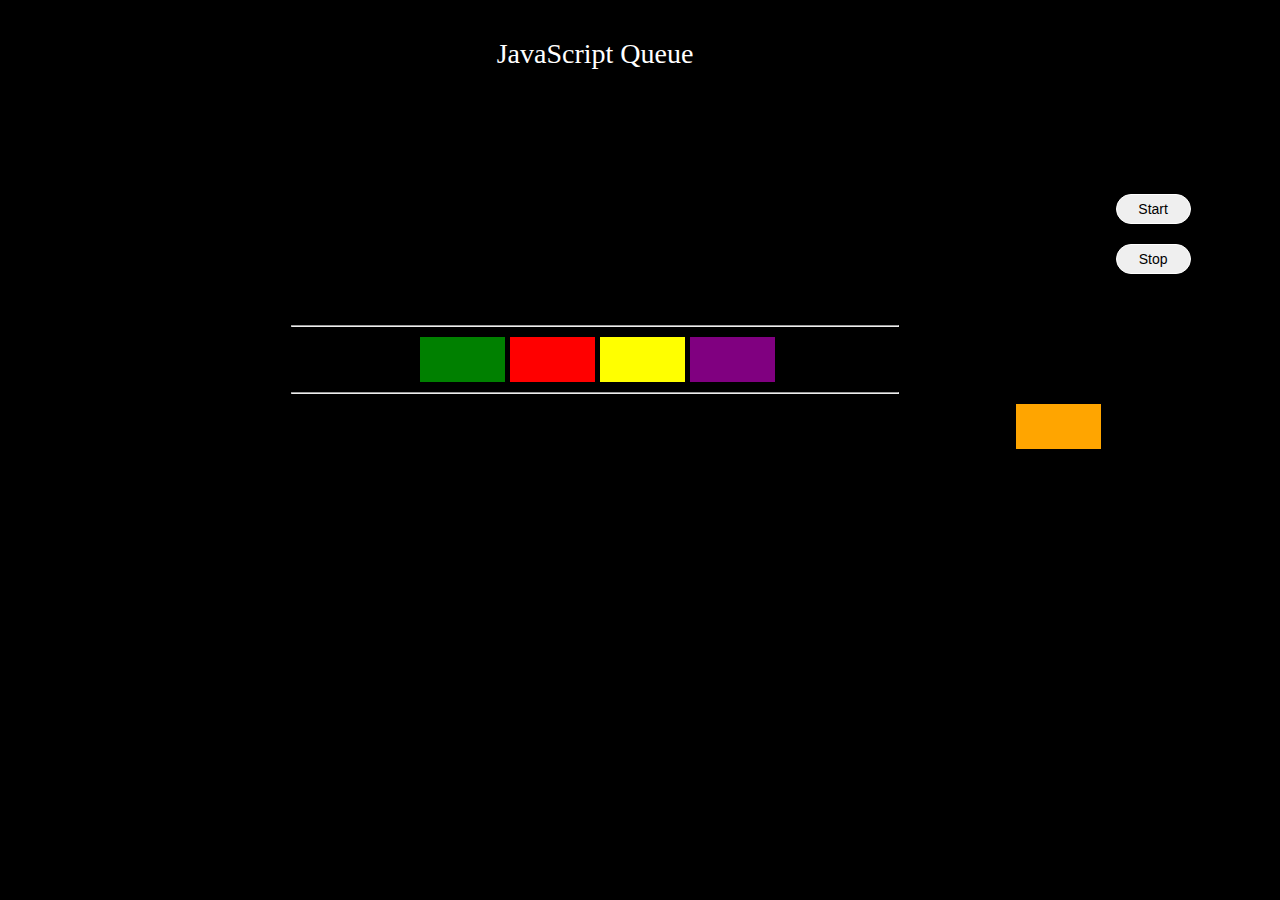
<file: assert/assignments/assignment-9/second/index.html>
<!DOCTYPE html>
<html lang="en">
<head>
  <meta charset="UTF-8">
  <title>Assignment 08</title>

  <style>

    body{
      background-color: black;
      display: flex;
      justify-content: center;
      align-items: center;
      position: relative;
    }

    #main_sec{
      width: 80%;
      margin-top: 30px;
      position: relative;
    }

    p{
      text-align: center;
      margin: 0;
      margin-bottom: 200px;
    }

    #div_sec{
      display: flex;
      align-items: center;
      justify-content: center;
    }

    p{
      color: white;
      font-size: 28px;
    }

    hr{
      margin: 10px;
      width: 60%;
    }

    button{
      width: 75px;
      height: 30px;
      margin: 10px;
      font-size: 14px;
      border: 1px solid white;
      border-radius: 5px;
    }

    #sec2{
      display: flex;
      flex-direction: column;
      align-items: center;
      justify-content: center;
    }


    div {
      width: 85px;
      height: 45px;
      margin-left: 5px;
    }

    #first_div{
    /background-color: darkorchid;/
    background-color: rgb(0, 0, 255);
    }

    #second_div{
      background-color: rgb(0, 128, 0);
    }

    #third_div{
      background-color: rgb(255, 0, 0);
    }

    #fourth_div{
      background-color:rgb(255, 255, 0);
    }
    #fifth_div{
      background-color: rgb(128, 0, 128);
    }
    #last_div{
      background-color: rgb(255, 165, 0);
    }

    #first_div{
      left: 0;
    }

    #last_div{
      position: absolute;
      right: 0;
    }

    button{
      border-radius: 15px;
    }

  </style>

</head>
<body>
<section id="main_sec">

  <p>JavaScript Queue</p>
  <div id="first_div"></div>

  <section id="sec2">
    <hr>
    <section id="div_sec">
      <div id="second_div"></div>
      <div id="third_div"></div>
      <div id="fourth_div"></div>
      <div id="fifth_div"></div>
      <!--      <div></div>-->
      <!--      <div></div>-->
      <!--      <div></div>-->
    </section>
    <hr>
  </section>
  <div id="last_div"></div>
</section>

<div>
  <button id="startButton">Start</button>
  <button id="stopButton">Stop</button>
</div>


<script>
  function setDiv1() {
    var element = document.getElementById("first_div");
    setColor(element);
  }
  function setDiv2() {
    var element = document.getElementById("second_div");
    setColor(element);
  }
  function setDiv3() {
    var element = document.getElementById("third_div");
    setColor(element);
  }
  function setDiv4() {
    var element = document.getElementById("fourth_div");
    setColor(element);
  }
  function setDiv5() {
    var element = document.getElementById("fifth_div");
    setColor(element);
  }
  function setDiv6() {
    var element = document.getElementById("last_div");
    setColor(element);
  }

  function setColor(element){
    var computedStyle = window.getComputedStyle(element);
    var backgroundColor = computedStyle.backgroundColor;

    if (backgroundColor === 'rgb(0, 0, 255)') {
      element.style.backgroundColor = 'rgb(255, 165, 0)';
    } else if (backgroundColor === 'rgb(0, 128, 0)') {
      element.style.backgroundColor = 'rgb(0, 0, 255)';
    }else if (backgroundColor === 'rgb(255, 0, 0)') {
      element.style.backgroundColor = 'rgb(0, 128, 0)';
    }else if (backgroundColor === 'rgb(255, 255, 0)') {
      element.style.backgroundColor = 'rgb(255, 0, 0)';
    }else if (backgroundColor === 'rgb(128, 0, 128)') {
      element.style.backgroundColor = 'rgb(255, 255, 0)';
    }else if (backgroundColor === 'rgb(255, 165, 0)') {
      element.style.backgroundColor = 'rgb(128, 0, 128)';
    }
  }

  var intervalId1;
  var intervalId2;
  var intervalId3;
  var intervalId4;
  var intervalId5;
  var intervalId6;

  function startToggling() {
    intervalId1 = setInterval(setDiv1, 1500);
    intervalId2 = setInterval(setDiv2, 1500);
    intervalId3 = setInterval(setDiv3, 1500);
    intervalId4 = setInterval(setDiv4, 1500);
    intervalId5 = setInterval(setDiv5, 1500);
    intervalId6 = setInterval(setDiv6, 1500);
  }

  function stopToggling() {
    clearInterval(intervalId1);
    clearInterval(intervalId2);
    clearInterval(intervalId3);
    clearInterval(intervalId4);
    clearInterval(intervalId5);
    clearInterval(intervalId6);
  }

  var startButton = document.getElementById("startButton");
  var stopButton = document.getElementById("stopButton");

  startButton.addEventListener("click", startToggling);
  stopButton.addEventListener("click", stopToggling);


</script>

</body>
</html>
</file>
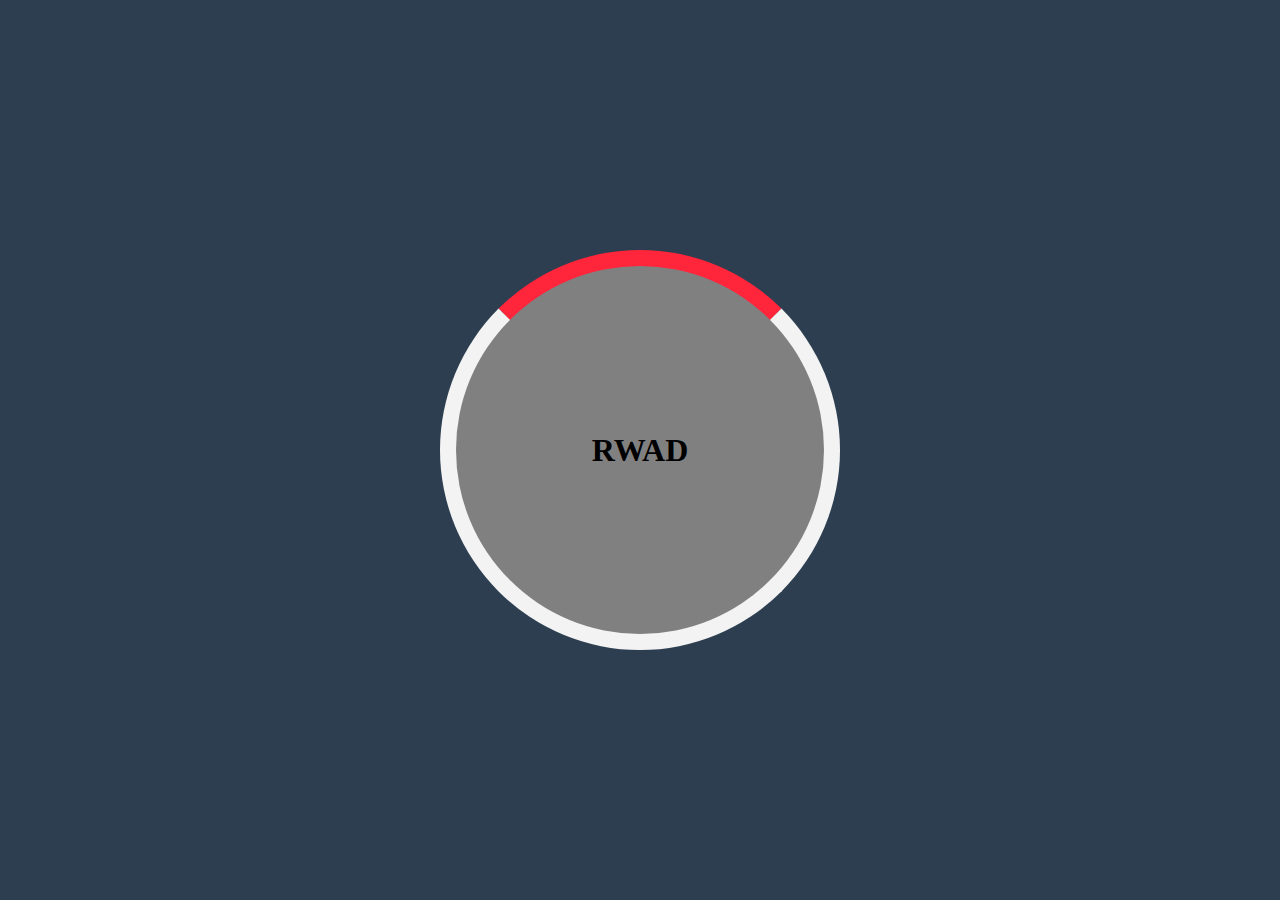
<file: assert/assignments/assignment-4/Transitions/case_2/index.html>
<!DOCTYPE html>
<html lang="en">
<head>
    <meta charset="UTF-8">
    <title>Title</title>
    <style>
        body{
            margin: 0;
        }
        ::-webkit-scrollbar{
            width: 0;
        }
        section{
            height: 100vh;
            width: 100vw;
            background-color: #2c3e50;
        }
        section>div{
            height: 400px;
            width:400px;
            border-radius:100% ;
            position: absolute;
            top: 0;
            bottom: 0;
            left: 0;
            right: 0;
            margin: auto;

        }

        section>div::before{
            content: " ";
            position: absolute;
            top: 0;
            bottom:0;
            right:0;
            left:0;
            border-radius:100%;
            background-color: grey;
            border: 16px solid #f3f3f3;
            border-top: 16px solid #ff253a;
            border-radius: 50%;
            transform: rotate(0deg);
        }

        section>div>h1 {
            height: max-content;
            width: 100%;
            text-align: center;
            position: absolute;
            top: 0;
            bottom: 0;
            margin: auto;
        }

        section>div:hover::before{
            transform:rotate(360deg);
            transition-property: all;
            transition-duration: 3s;

        }


    </style>
</head>
<body>
<section>
    <div>

        <h1>RWAD</h1>
    </div>
</section>
</body>
</html>
</file>
<file: assert/assignments/assignment-4/Transitions/case_3/index.html>
<!DOCTYPE html>
<html lang="en">
<head>
  <meta charset="UTF-8">
  <title>Title</title>
  <style>
    body{
      margin: 0;
    }
    ::-webkit-scrollbar{
      width: 0;
    }
    section{
      width: 100vw;
      height: 100vh;
    }
    div{
      background-color: red;
      width: 250px;
      height: 80px;
      position: relative;
      top: 10px;
      left: 10px;
      border-radius: 20px;
      animation-name:my-animation;
      animation-duration: 5s;
      animation-direction: alternate;
      animation-iteration-count: infinite;
    }

    @keyframes my-animation {
      0%{
        /*transform: rotate(0deg);*/
        top: 10px;
        left: 10px;
        background-color: red;
      }
      25%{
        transform: rotate(-180deg);
        top: 90vh;
        left: 10px;
        background-color: #6F1919;
      }
      50%{
        transform: rotate(180deg);
        top: 90vh;
        left: 85vw;
        background-color: deeppink;
      }

      75%{
        transform: rotate(-180deg);
        top: 10px;
        left: 85vw;
        background-color: #6a6047;
      }
    }
  </style>
</head>
<body>
<section>
  <div></div>
</section>
</body>
</html>
</file>
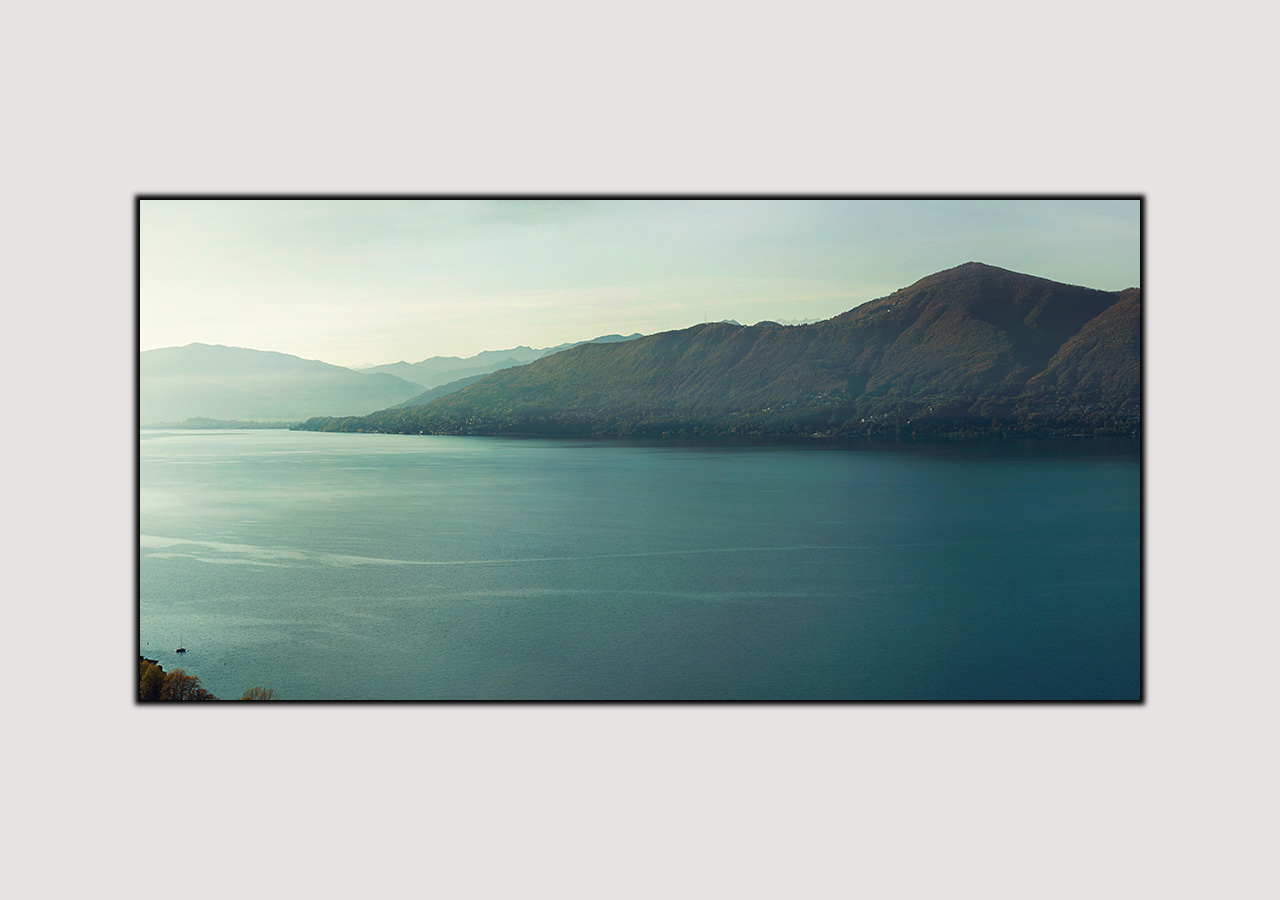
<file: assert/assignments/assignment-4/Transitions/case_5/index.html>
<!DOCTYPE html>
<html lang="en">
<head>
    <meta charset="UTF-8">
    <title>Title</title>
    <style>

        body {
            margin: 0;
            background-color: #e7e3e3;
        }

        section {
            height: 500px;
            width: 1000px;
            display: flex;
            overflow: hidden;
            position: absolute;
            top: 0;
            bottom: 0;
            margin: auto;
            left: 0;
            right: 0;
            box-shadow: 0 0 5px 5px black;
        }

        section > div {
            position: relative;
            height: 500px ;
            width: 1000px ;
            flex-shrink: 0;
            background-size: cover ;
            display: inline-block;
            animation-name: my-animation;
            animation-iteration-count: infinite;
            animation-fill-mode: forwards;
            animation-direction: alternate;
            animation-duration: 10s;
        }

        section > div:nth-of-type(1) {
            background: url("assets/1.jpg") center;
        }
        section > div:nth-of-type(2) {
            background: url("assets/10-of-the-most-beautiful-places-to-visit-in-Laos.jpg") center;
        }
        section > div:nth-of-type(3) {
            background: url("assets/Simple_Landscape_Photography_Tips_With_Tons_of_Impact-2.jpg") center;
        }
        section > div:nth-of-type(4) {
            background: url("assets/image-slideshow-04.webp") center;
        }


        @keyframes my-animation {
            0%,20%{
                transform: translateX(0);
            }
            30%,50% {
                transform: translateX(-100%);
            }
            60%,80% {
                transform: translateX(-200%);
            }
            90%,100% {
                transform: translateX(-300%);
            }

        }

    </style>
</head>
<body>
<section>
    <div></div>
    <div></div>
    <div></div>
    <div></div>
</section>
</body>
</html>
</file>
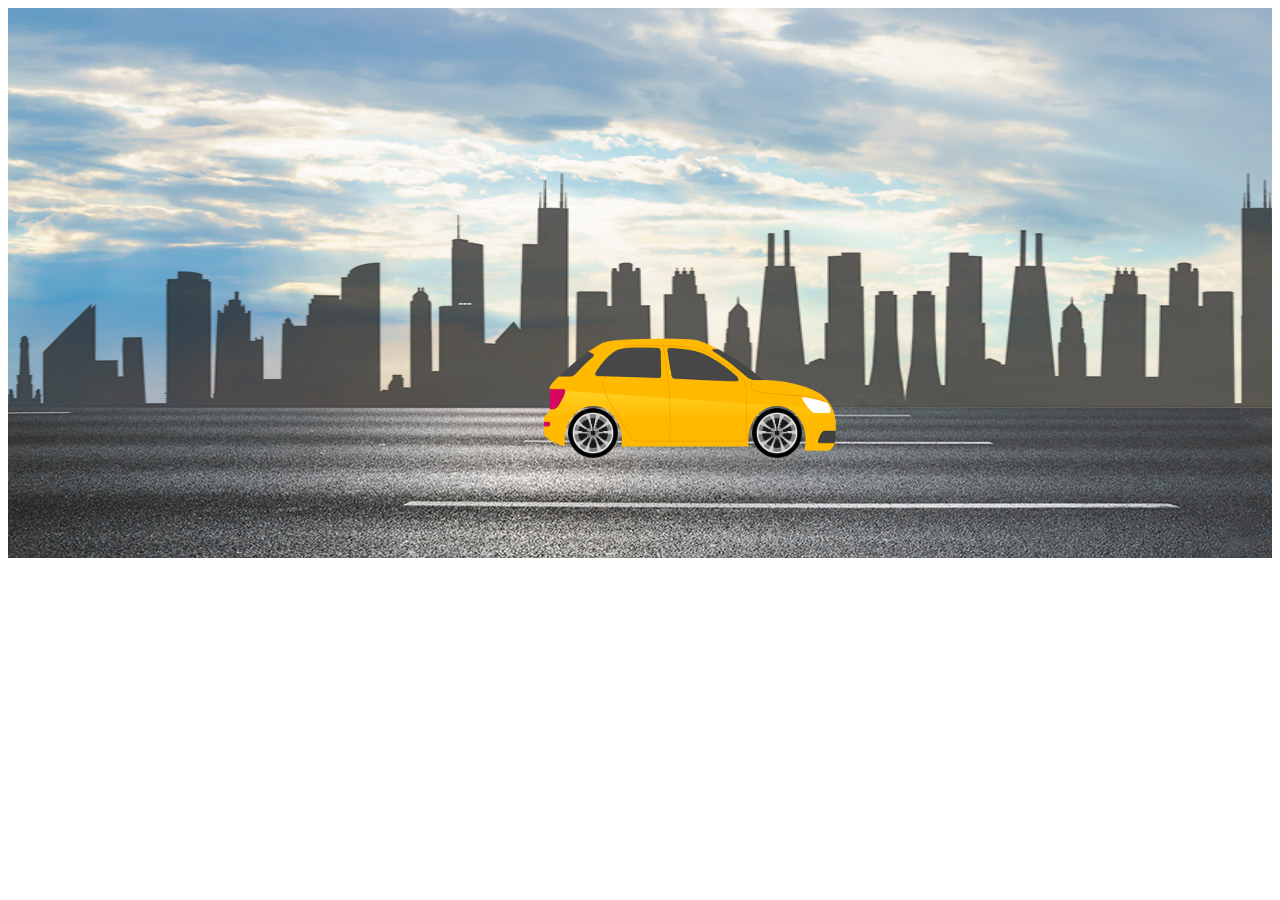
<file: assert/assignments/assignment-4/Transitions/case_6/index.html>
<!DOCTYPE html>
<html lang="en">
<head>
    <meta charset="UTF-8">
    <title>Title</title>
    <style>

        body>section{
            position: relative;
            overflow: hidden;
        }
        body>section>div>{
            position: absolute;
        }

        body>section>div:first-child{
            background-image: url("assert/image/sky.jpg");
            position: relative;
            width: 1920px;
            height: 550px;

        }
        body>section>div:nth-child(2){
            background-image: url("assert/image/city.png");
            position: absolute;
            width: 2000px;
            background-size: 2000px 250px;
            height: 250px;
            bottom: 150px;
            margin: auto;
            animation-name: running2;
            animation-duration: 7s;
            animation-iteration-count: infinite;
        }
        body>section>div:nth-child(3){
            background-image: url("assert/image/road.jpg");
            background-repeat: repeat-x;
            position: absolute;
            width: 5139px;
            height: 150px;
            bottom: 0;
            animation-name: running;
            animation-duration: 7s;
            animation-iteration-count: infinite;
        }
        body>section>div:nth-child(4){
            position: absolute;
            width: 200px;
            height: 150px;
            right: 0;
            left: 0;
            bottom: 80px;
            margin: auto;
        }
        body>section>div:nth-child(4)>div:first-child{
            background-image: url("assert/image/car.png");
            background-position: center;
            left: 0;
            right: 0;
            margin: auto;
            position: absolute;
            background-repeat: no-repeat;
            background-size: 300px 150px;
            width: 300px;
            height: 150px;
        }
        body>section>div:nth-child(4)>div:nth-child(2),body>section>div:nth-child(4)>div:nth-child(3){
            background-image: url("assert/image/wheel.png");
            position: absolute;
            bottom: 20px;
            background-position: center;
            background-repeat: no-repeat;
            background-size: 50px 50px;
            width: 50px;
            height: 50px;
            animation-name: rotate;
            animation-duration: 7s;
            animation-iteration-count: infinite;

        }
        body>section>div:nth-child(4)>div:nth-child(2){
            left: 28px;
        }
        body>section>div:nth-child(4)>div:nth-child(3){
            left: 212px;
        }
        @keyframes running {
            from{
                transform: translateX(-0%);
            }
            to{
                transform: translateX(-60%);
            }
        }

        @keyframes running2 {
            from{
                transform: translateX(-0%);
            }
            to{
                transform: translateX(-40%);
            }
        }
        @keyframes rotate {
            from{
                transform: rotate(1turn);
            }
            to{
                transform: rotate(10turn);
            }
        }
    </style>
</head>
<body>
<section>
    <div></div>
    <div></div>
    <div></div>
    <div>
        <div></div>
        <div></div>
        <div></div>
    </div>

</section>

</body>
</html>
</file>
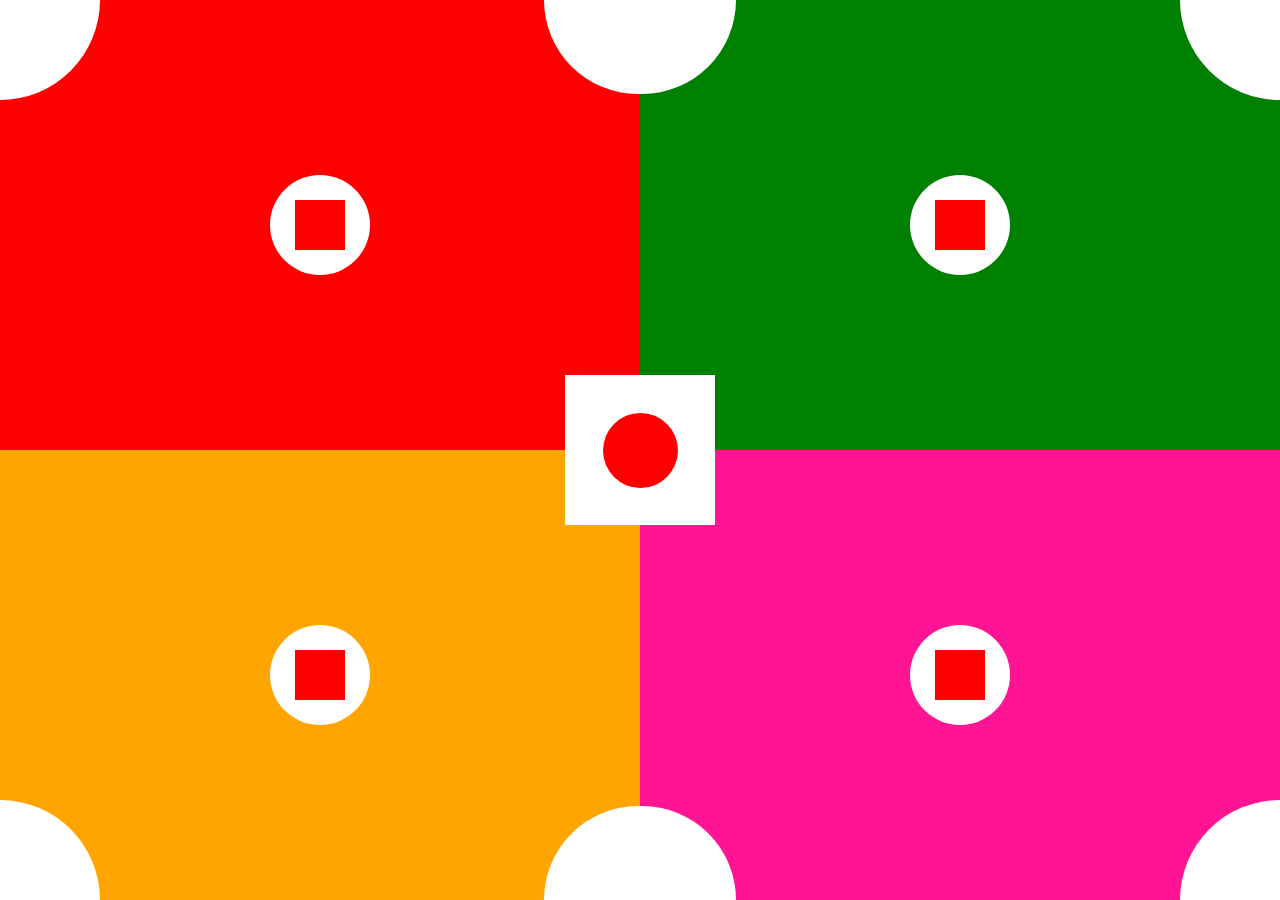
<file: assert/assignments/assignment-3/No-01.html>
<!DOCTYPE html>
<html lang="en">
<head>
    <meta charset="UTF-8">
    <title>No-01</title>
    <link rel="stylesheet" href="assets/css/normalize.css">
    <style>
        main{
            height: 100vh;
            width: 100vw;
            position: relative;
        }
        main>section{
            height: 50vh;
            width: 50vw;
            position: absolute;
        }
        main>section>div{
            width: 100px;
            height: 100px;
            background-color: white;
            position: absolute;
            top: 0;
            bottom: 0;
            left: 0;
            right: 0;
            margin: auto;
            border-radius: 100px;


        }
        main>section>div>div{
            width: 50px;
            height: 50px;
            top: 0;
            bottom: 0;
            left: 0;
            right: 0;
            margin: auto;
            background-color: red;
            position: absolute;
        }
        main>section:nth-child(1){
           background: red;
            top: 0;
            position: absolute;
        }
        main>section:nth-child(2){
           background: green;
            position: absolute;
            top: 0;
            right: 0;
        }
        main>section:nth-child(3){
            background: orange;
            bottom: 0;
            position: absolute;
        }
        main>section:nth-child(4){
            background: deeppink;
            position: absolute;
            right: 0;
            bottom: 0;
        }

        main>div:first-of-type{
            width: 150px;
            height: 150px;
            background-color: white;
            position: absolute;
            right: 0;
            top: 0;
            bottom: 0;
            left: 0;
            margin: auto;

        }
        main>div:first-of-type>div{
            width: 50%;
            height: 50%;
            border-radius: 100%;
            background-color: red;
            position: absolute;
            right: 0;
            left: 0;
            top: 0;
            bottom: 0;
            margin: auto;
        }
       main>div:nth-child(6),main>div:nth-child(7),main>div:nth-child(8),main>div:nth-child(9){
           width: 100px;
           height: 100px;
           background-color: white;
           position: absolute;

       }
        main>div:nth-child(6){
            top: 0;
            left: 0;
            border-bottom-right-radius: 100px;
        }
        main>div:nth-child(7){
            top: 0;
            right: 0;
            border-bottom-left-radius: 100px;
        }
        main>div:nth-child(8){
            bottom: 0;
            left: 0;
            border-top-right-radius: 100px;
        }
        main>div:nth-child(9){
            bottom: 0;
            right: 0;
            border-top-left-radius: 100px;
        }

        main>div:nth-child(10),main>div:nth-child(11){
            width: 192px;
            height: 94px;
            background-color:white;
            position: absolute;
        }
        main>div:nth-child(10){
            top: 0;
            left: 0;
            right: 0;
            margin: auto;
            border-bottom-left-radius: 100px;
            border-bottom-right-radius: 100px;

        }
        main>div:nth-child(11){
            bottom: 0;
            left: 0;
            right: 0;
            margin: auto;
            border-top-left-radius: 100px;
            border-top-right-radius: 100px;
        }
    </style>
</head>
<body>
<main>
    <section>
        <div>
            <div></div>
        </div>
    </section>
    <section>
        <div>
            <div></div>
        </div>
    </section>
    <section>
        <div>
            <div></div>
        </div>
    </section>
    <section>
        <div>
            <div></div>
        </div>
    </section>

    <div>

        <div></div>

    </div>

    <div></div>
    <div></div>
    <div></div>
    <div></div>

    <div></div>
    <div></div>
</main>
</body>
</html>
</file>
<file: assert/assignments/assignment-7/assets/css/style.css>
* {
  margin: 0;
  padding: 0;
  box-sizing: border-box;
  font-family: "Poppins", sans-serif;
}

.container {
  width: 100%;
  height: 100vh;
  background-color: azure;
  display: flex;
  align-items: center;
  justify-content: center;
}

.calculator {
  background-color: #3a4452;
  padding: 20px;
  border-radius: 10px;
  box-shadow: 10px 10px 25px #3a4452;
}

.calculator form input {
  margin: 0;
  outline: 0;
  width: 60px;
  height: 60px;
  border-radius: 10px;
  box-shadow: -8px -8px 15px rgba(255, 255, 255, 0.1),
    5px 5px 15px rgba(0, 0, 0, 0.2);
  background-color: transparent;
  font-size: 20px;
  color: #fff;
  cursor: pointer;
  margin: 10px;
}

form .display {
  display: flex;
  justify-content: flex-end;
  margin: 20px 0;
}

form .display input {
  text-align: right;
  flex: 1;
  font-size: 45px;
  box-shadow: none;
}

form .text {
  color: #fff;
  font-size: large;
  font-weight: 700;
}

#btnAC {
  background-color: #ff9f0b;
  box-shadow: -8px -8px 15px rgba(255, 255, 255, 0.1),
    5px 5px 15px rgba(0, 0, 0, 0.2);
}

.calculator form div #btn-equal {
  width: 145px;
}
</file>
